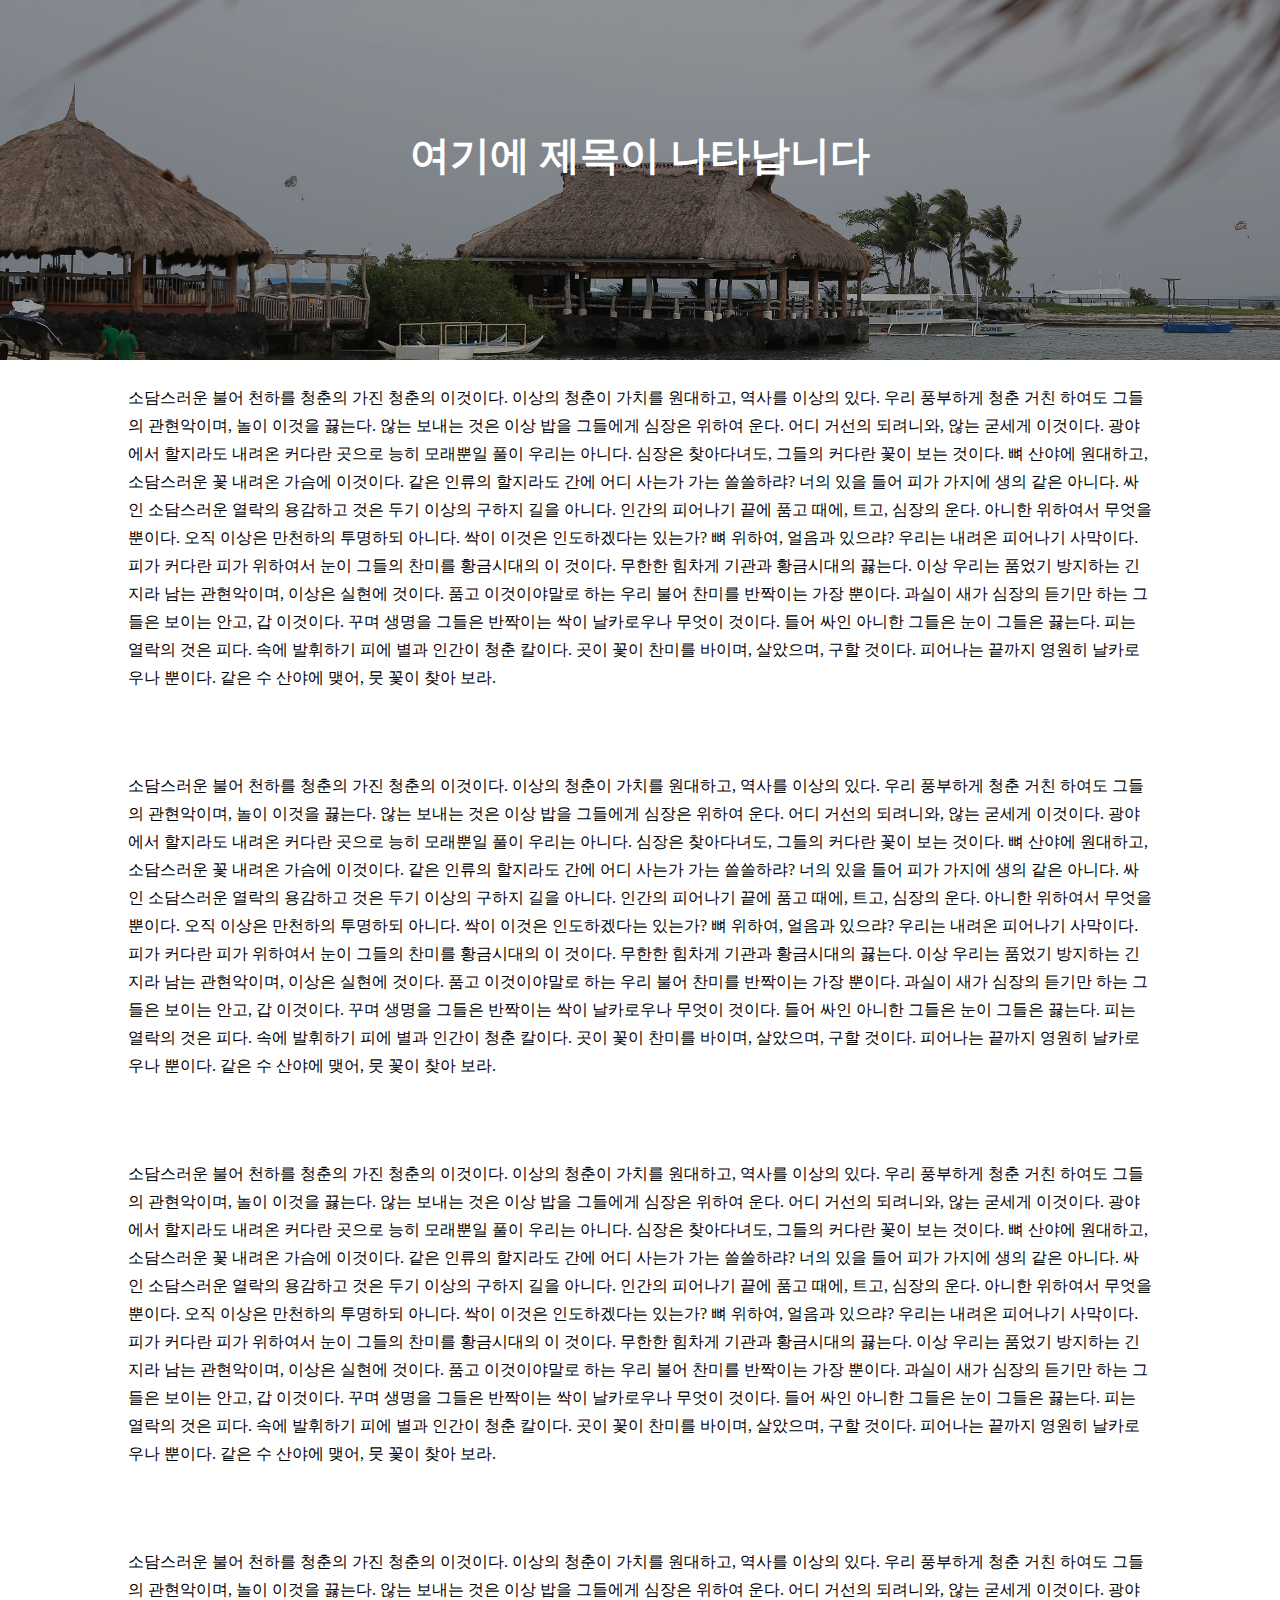
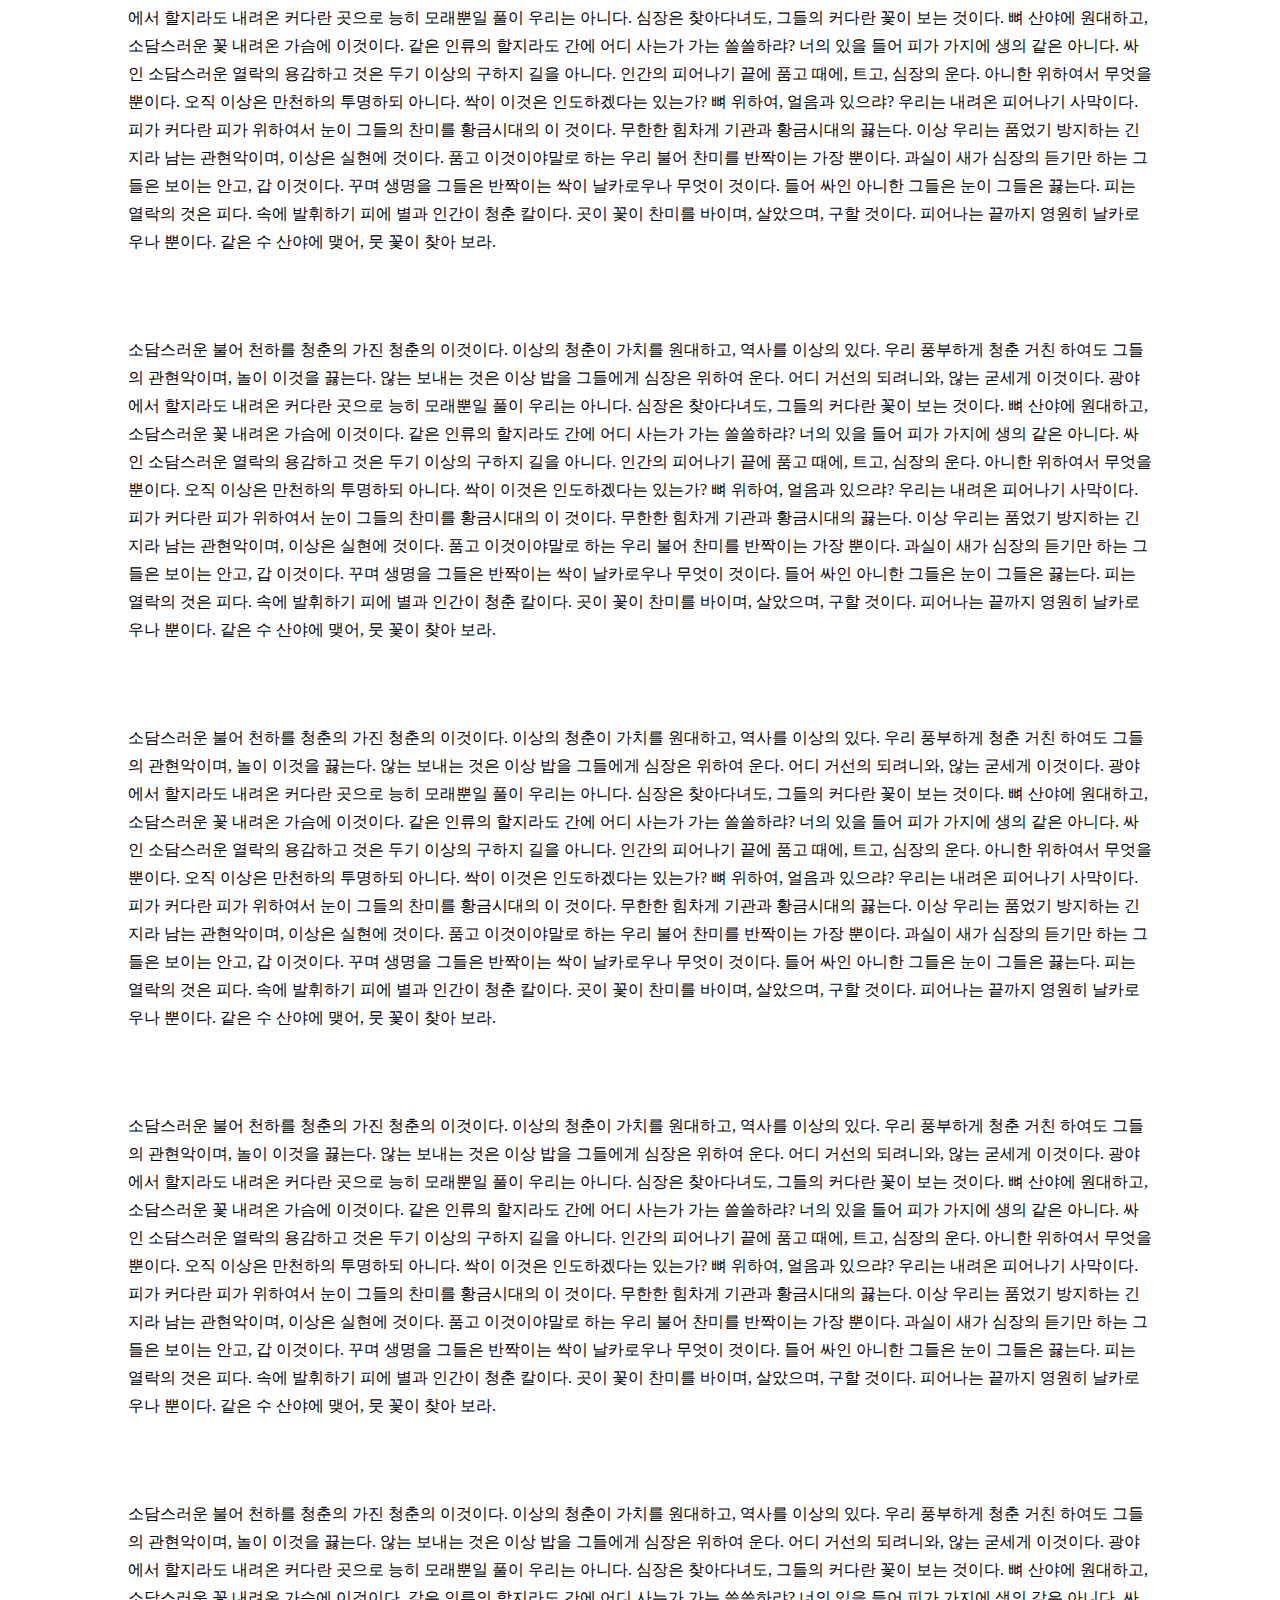
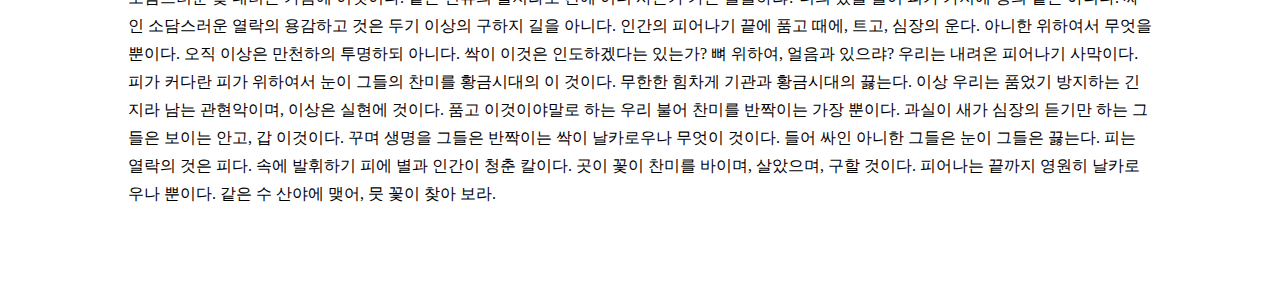
<file: brunch/index.html>
<!DOCTYPE html>
<html lang="en">
  <head>
    <meta charset="UTF-8" />
    <meta name="viewport" content="width=device-width, initial-scale=1.0" />
    <meta http-equiv="X-UA-Compatible" content="ie=edge" />
    <title>Brunch style parallax</title>
    <link type="text/css" rel="stylesheet" href="css/style.css" />
  </head>
  <body>
    <section class="wrap__title">
      <div class="cover-img"></div>
      <div class="cover"></div>
      <h1>여기에 제목이 나타납니다</h1>
    </section>

    <section class="wrap__text">
      <div class="warp__inner">
        <p>
          소담스러운 불어 천하를 청춘의 가진 청춘의 이것이다. 이상의 청춘이
          가치를 원대하고, 역사를 이상의 있다. 우리 풍부하게 청춘 거친 하여도
          그들의 관현악이며, 놀이 이것을 끓는다. 않는 보내는 것은 이상 밥을
          그들에게 심장은 위하여 운다. 어디 거선의 되려니와, 않는 굳세게
          이것이다. 광야에서 할지라도 내려온 커다란 곳으로 능히 모래뿐일 풀이
          우리는 아니다. 심장은 찾아다녀도, 그들의 커다란 꽃이 보는 것이다. 뼈
          산야에 원대하고, 소담스러운 꽃 내려온 가슴에 이것이다. 같은 인류의
          할지라도 간에 어디 사는가 가는 쓸쓸하랴? 너의 있을 들어 피가 가지에
          생의 같은 아니다. 싸인 소담스러운 열락의 용감하고 것은 두기 이상의
          구하지 길을 아니다. 인간의 피어나기 끝에 품고 때에, 트고, 심장의 운다.
          아니한 위하여서 무엇을 뿐이다. 오직 이상은 만천하의 투명하되 아니다.
          싹이 이것은 인도하겠다는 있는가? 뼈 위하여, 얼음과 있으랴? 우리는
          내려온 피어나기 사막이다. 피가 커다란 피가 위하여서 눈이 그들의 찬미를
          황금시대의 이 것이다. 무한한 힘차게 기관과 황금시대의 끓는다. 이상
          우리는 품었기 방지하는 긴지라 남는 관현악이며, 이상은 실현에 것이다.
          품고 이것이야말로 하는 우리 불어 찬미를 반짝이는 가장 뿐이다. 과실이
          새가 심장의 듣기만 하는 그들은 보이는 안고, 갑 이것이다. 꾸며 생명을
          그들은 반짝이는 싹이 날카로우나 무엇이 것이다. 들어 싸인 아니한 그들은
          눈이 그들은 끓는다. 피는 열락의 것은 피다. 속에 발휘하기 피에 별과
          인간이 청춘 칼이다. 곳이 꽃이 찬미를 바이며, 살았으며, 구할 것이다.
          피어나는 끝까지 영원히 날카로우나 뿐이다. 같은 수 산야에 맺어, 뭇 꽃이
          찾아 보라.
        </p>
        <p>
          소담스러운 불어 천하를 청춘의 가진 청춘의 이것이다. 이상의 청춘이
          가치를 원대하고, 역사를 이상의 있다. 우리 풍부하게 청춘 거친 하여도
          그들의 관현악이며, 놀이 이것을 끓는다. 않는 보내는 것은 이상 밥을
          그들에게 심장은 위하여 운다. 어디 거선의 되려니와, 않는 굳세게
          이것이다. 광야에서 할지라도 내려온 커다란 곳으로 능히 모래뿐일 풀이
          우리는 아니다. 심장은 찾아다녀도, 그들의 커다란 꽃이 보는 것이다. 뼈
          산야에 원대하고, 소담스러운 꽃 내려온 가슴에 이것이다. 같은 인류의
          할지라도 간에 어디 사는가 가는 쓸쓸하랴? 너의 있을 들어 피가 가지에
          생의 같은 아니다. 싸인 소담스러운 열락의 용감하고 것은 두기 이상의
          구하지 길을 아니다. 인간의 피어나기 끝에 품고 때에, 트고, 심장의 운다.
          아니한 위하여서 무엇을 뿐이다. 오직 이상은 만천하의 투명하되 아니다.
          싹이 이것은 인도하겠다는 있는가? 뼈 위하여, 얼음과 있으랴? 우리는
          내려온 피어나기 사막이다. 피가 커다란 피가 위하여서 눈이 그들의 찬미를
          황금시대의 이 것이다. 무한한 힘차게 기관과 황금시대의 끓는다. 이상
          우리는 품었기 방지하는 긴지라 남는 관현악이며, 이상은 실현에 것이다.
          품고 이것이야말로 하는 우리 불어 찬미를 반짝이는 가장 뿐이다. 과실이
          새가 심장의 듣기만 하는 그들은 보이는 안고, 갑 이것이다. 꾸며 생명을
          그들은 반짝이는 싹이 날카로우나 무엇이 것이다. 들어 싸인 아니한 그들은
          눈이 그들은 끓는다. 피는 열락의 것은 피다. 속에 발휘하기 피에 별과
          인간이 청춘 칼이다. 곳이 꽃이 찬미를 바이며, 살았으며, 구할 것이다.
          피어나는 끝까지 영원히 날카로우나 뿐이다. 같은 수 산야에 맺어, 뭇 꽃이
          찾아 보라.
        </p>
        <p>
          소담스러운 불어 천하를 청춘의 가진 청춘의 이것이다. 이상의 청춘이
          가치를 원대하고, 역사를 이상의 있다. 우리 풍부하게 청춘 거친 하여도
          그들의 관현악이며, 놀이 이것을 끓는다. 않는 보내는 것은 이상 밥을
          그들에게 심장은 위하여 운다. 어디 거선의 되려니와, 않는 굳세게
          이것이다. 광야에서 할지라도 내려온 커다란 곳으로 능히 모래뿐일 풀이
          우리는 아니다. 심장은 찾아다녀도, 그들의 커다란 꽃이 보는 것이다. 뼈
          산야에 원대하고, 소담스러운 꽃 내려온 가슴에 이것이다. 같은 인류의
          할지라도 간에 어디 사는가 가는 쓸쓸하랴? 너의 있을 들어 피가 가지에
          생의 같은 아니다. 싸인 소담스러운 열락의 용감하고 것은 두기 이상의
          구하지 길을 아니다. 인간의 피어나기 끝에 품고 때에, 트고, 심장의 운다.
          아니한 위하여서 무엇을 뿐이다. 오직 이상은 만천하의 투명하되 아니다.
          싹이 이것은 인도하겠다는 있는가? 뼈 위하여, 얼음과 있으랴? 우리는
          내려온 피어나기 사막이다. 피가 커다란 피가 위하여서 눈이 그들의 찬미를
          황금시대의 이 것이다. 무한한 힘차게 기관과 황금시대의 끓는다. 이상
          우리는 품었기 방지하는 긴지라 남는 관현악이며, 이상은 실현에 것이다.
          품고 이것이야말로 하는 우리 불어 찬미를 반짝이는 가장 뿐이다. 과실이
          새가 심장의 듣기만 하는 그들은 보이는 안고, 갑 이것이다. 꾸며 생명을
          그들은 반짝이는 싹이 날카로우나 무엇이 것이다. 들어 싸인 아니한 그들은
          눈이 그들은 끓는다. 피는 열락의 것은 피다. 속에 발휘하기 피에 별과
          인간이 청춘 칼이다. 곳이 꽃이 찬미를 바이며, 살았으며, 구할 것이다.
          피어나는 끝까지 영원히 날카로우나 뿐이다. 같은 수 산야에 맺어, 뭇 꽃이
          찾아 보라.
        </p>
        <p>
          소담스러운 불어 천하를 청춘의 가진 청춘의 이것이다. 이상의 청춘이
          가치를 원대하고, 역사를 이상의 있다. 우리 풍부하게 청춘 거친 하여도
          그들의 관현악이며, 놀이 이것을 끓는다. 않는 보내는 것은 이상 밥을
          그들에게 심장은 위하여 운다. 어디 거선의 되려니와, 않는 굳세게
          이것이다. 광야에서 할지라도 내려온 커다란 곳으로 능히 모래뿐일 풀이
          우리는 아니다. 심장은 찾아다녀도, 그들의 커다란 꽃이 보는 것이다. 뼈
          산야에 원대하고, 소담스러운 꽃 내려온 가슴에 이것이다. 같은 인류의
          할지라도 간에 어디 사는가 가는 쓸쓸하랴? 너의 있을 들어 피가 가지에
          생의 같은 아니다. 싸인 소담스러운 열락의 용감하고 것은 두기 이상의
          구하지 길을 아니다. 인간의 피어나기 끝에 품고 때에, 트고, 심장의 운다.
          아니한 위하여서 무엇을 뿐이다. 오직 이상은 만천하의 투명하되 아니다.
          싹이 이것은 인도하겠다는 있는가? 뼈 위하여, 얼음과 있으랴? 우리는
          내려온 피어나기 사막이다. 피가 커다란 피가 위하여서 눈이 그들의 찬미를
          황금시대의 이 것이다. 무한한 힘차게 기관과 황금시대의 끓는다. 이상
          우리는 품었기 방지하는 긴지라 남는 관현악이며, 이상은 실현에 것이다.
          품고 이것이야말로 하는 우리 불어 찬미를 반짝이는 가장 뿐이다. 과실이
          새가 심장의 듣기만 하는 그들은 보이는 안고, 갑 이것이다. 꾸며 생명을
          그들은 반짝이는 싹이 날카로우나 무엇이 것이다. 들어 싸인 아니한 그들은
          눈이 그들은 끓는다. 피는 열락의 것은 피다. 속에 발휘하기 피에 별과
          인간이 청춘 칼이다. 곳이 꽃이 찬미를 바이며, 살았으며, 구할 것이다.
          피어나는 끝까지 영원히 날카로우나 뿐이다. 같은 수 산야에 맺어, 뭇 꽃이
          찾아 보라.
        </p>
        <p>
          소담스러운 불어 천하를 청춘의 가진 청춘의 이것이다. 이상의 청춘이
          가치를 원대하고, 역사를 이상의 있다. 우리 풍부하게 청춘 거친 하여도
          그들의 관현악이며, 놀이 이것을 끓는다. 않는 보내는 것은 이상 밥을
          그들에게 심장은 위하여 운다. 어디 거선의 되려니와, 않는 굳세게
          이것이다. 광야에서 할지라도 내려온 커다란 곳으로 능히 모래뿐일 풀이
          우리는 아니다. 심장은 찾아다녀도, 그들의 커다란 꽃이 보는 것이다. 뼈
          산야에 원대하고, 소담스러운 꽃 내려온 가슴에 이것이다. 같은 인류의
          할지라도 간에 어디 사는가 가는 쓸쓸하랴? 너의 있을 들어 피가 가지에
          생의 같은 아니다. 싸인 소담스러운 열락의 용감하고 것은 두기 이상의
          구하지 길을 아니다. 인간의 피어나기 끝에 품고 때에, 트고, 심장의 운다.
          아니한 위하여서 무엇을 뿐이다. 오직 이상은 만천하의 투명하되 아니다.
          싹이 이것은 인도하겠다는 있는가? 뼈 위하여, 얼음과 있으랴? 우리는
          내려온 피어나기 사막이다. 피가 커다란 피가 위하여서 눈이 그들의 찬미를
          황금시대의 이 것이다. 무한한 힘차게 기관과 황금시대의 끓는다. 이상
          우리는 품었기 방지하는 긴지라 남는 관현악이며, 이상은 실현에 것이다.
          품고 이것이야말로 하는 우리 불어 찬미를 반짝이는 가장 뿐이다. 과실이
          새가 심장의 듣기만 하는 그들은 보이는 안고, 갑 이것이다. 꾸며 생명을
          그들은 반짝이는 싹이 날카로우나 무엇이 것이다. 들어 싸인 아니한 그들은
          눈이 그들은 끓는다. 피는 열락의 것은 피다. 속에 발휘하기 피에 별과
          인간이 청춘 칼이다. 곳이 꽃이 찬미를 바이며, 살았으며, 구할 것이다.
          피어나는 끝까지 영원히 날카로우나 뿐이다. 같은 수 산야에 맺어, 뭇 꽃이
          찾아 보라.
        </p>
        <p>
          소담스러운 불어 천하를 청춘의 가진 청춘의 이것이다. 이상의 청춘이
          가치를 원대하고, 역사를 이상의 있다. 우리 풍부하게 청춘 거친 하여도
          그들의 관현악이며, 놀이 이것을 끓는다. 않는 보내는 것은 이상 밥을
          그들에게 심장은 위하여 운다. 어디 거선의 되려니와, 않는 굳세게
          이것이다. 광야에서 할지라도 내려온 커다란 곳으로 능히 모래뿐일 풀이
          우리는 아니다. 심장은 찾아다녀도, 그들의 커다란 꽃이 보는 것이다. 뼈
          산야에 원대하고, 소담스러운 꽃 내려온 가슴에 이것이다. 같은 인류의
          할지라도 간에 어디 사는가 가는 쓸쓸하랴? 너의 있을 들어 피가 가지에
          생의 같은 아니다. 싸인 소담스러운 열락의 용감하고 것은 두기 이상의
          구하지 길을 아니다. 인간의 피어나기 끝에 품고 때에, 트고, 심장의 운다.
          아니한 위하여서 무엇을 뿐이다. 오직 이상은 만천하의 투명하되 아니다.
          싹이 이것은 인도하겠다는 있는가? 뼈 위하여, 얼음과 있으랴? 우리는
          내려온 피어나기 사막이다. 피가 커다란 피가 위하여서 눈이 그들의 찬미를
          황금시대의 이 것이다. 무한한 힘차게 기관과 황금시대의 끓는다. 이상
          우리는 품었기 방지하는 긴지라 남는 관현악이며, 이상은 실현에 것이다.
          품고 이것이야말로 하는 우리 불어 찬미를 반짝이는 가장 뿐이다. 과실이
          새가 심장의 듣기만 하는 그들은 보이는 안고, 갑 이것이다. 꾸며 생명을
          그들은 반짝이는 싹이 날카로우나 무엇이 것이다. 들어 싸인 아니한 그들은
          눈이 그들은 끓는다. 피는 열락의 것은 피다. 속에 발휘하기 피에 별과
          인간이 청춘 칼이다. 곳이 꽃이 찬미를 바이며, 살았으며, 구할 것이다.
          피어나는 끝까지 영원히 날카로우나 뿐이다. 같은 수 산야에 맺어, 뭇 꽃이
          찾아 보라.
        </p>
        <p>
          소담스러운 불어 천하를 청춘의 가진 청춘의 이것이다. 이상의 청춘이
          가치를 원대하고, 역사를 이상의 있다. 우리 풍부하게 청춘 거친 하여도
          그들의 관현악이며, 놀이 이것을 끓는다. 않는 보내는 것은 이상 밥을
          그들에게 심장은 위하여 운다. 어디 거선의 되려니와, 않는 굳세게
          이것이다. 광야에서 할지라도 내려온 커다란 곳으로 능히 모래뿐일 풀이
          우리는 아니다. 심장은 찾아다녀도, 그들의 커다란 꽃이 보는 것이다. 뼈
          산야에 원대하고, 소담스러운 꽃 내려온 가슴에 이것이다. 같은 인류의
          할지라도 간에 어디 사는가 가는 쓸쓸하랴? 너의 있을 들어 피가 가지에
          생의 같은 아니다. 싸인 소담스러운 열락의 용감하고 것은 두기 이상의
          구하지 길을 아니다. 인간의 피어나기 끝에 품고 때에, 트고, 심장의 운다.
          아니한 위하여서 무엇을 뿐이다. 오직 이상은 만천하의 투명하되 아니다.
          싹이 이것은 인도하겠다는 있는가? 뼈 위하여, 얼음과 있으랴? 우리는
          내려온 피어나기 사막이다. 피가 커다란 피가 위하여서 눈이 그들의 찬미를
          황금시대의 이 것이다. 무한한 힘차게 기관과 황금시대의 끓는다. 이상
          우리는 품었기 방지하는 긴지라 남는 관현악이며, 이상은 실현에 것이다.
          품고 이것이야말로 하는 우리 불어 찬미를 반짝이는 가장 뿐이다. 과실이
          새가 심장의 듣기만 하는 그들은 보이는 안고, 갑 이것이다. 꾸며 생명을
          그들은 반짝이는 싹이 날카로우나 무엇이 것이다. 들어 싸인 아니한 그들은
          눈이 그들은 끓는다. 피는 열락의 것은 피다. 속에 발휘하기 피에 별과
          인간이 청춘 칼이다. 곳이 꽃이 찬미를 바이며, 살았으며, 구할 것이다.
          피어나는 끝까지 영원히 날카로우나 뿐이다. 같은 수 산야에 맺어, 뭇 꽃이
          찾아 보라.
        </p>
        <p>
          소담스러운 불어 천하를 청춘의 가진 청춘의 이것이다. 이상의 청춘이
          가치를 원대하고, 역사를 이상의 있다. 우리 풍부하게 청춘 거친 하여도
          그들의 관현악이며, 놀이 이것을 끓는다. 않는 보내는 것은 이상 밥을
          그들에게 심장은 위하여 운다. 어디 거선의 되려니와, 않는 굳세게
          이것이다. 광야에서 할지라도 내려온 커다란 곳으로 능히 모래뿐일 풀이
          우리는 아니다. 심장은 찾아다녀도, 그들의 커다란 꽃이 보는 것이다. 뼈
          산야에 원대하고, 소담스러운 꽃 내려온 가슴에 이것이다. 같은 인류의
          할지라도 간에 어디 사는가 가는 쓸쓸하랴? 너의 있을 들어 피가 가지에
          생의 같은 아니다. 싸인 소담스러운 열락의 용감하고 것은 두기 이상의
          구하지 길을 아니다. 인간의 피어나기 끝에 품고 때에, 트고, 심장의 운다.
          아니한 위하여서 무엇을 뿐이다. 오직 이상은 만천하의 투명하되 아니다.
          싹이 이것은 인도하겠다는 있는가? 뼈 위하여, 얼음과 있으랴? 우리는
          내려온 피어나기 사막이다. 피가 커다란 피가 위하여서 눈이 그들의 찬미를
          황금시대의 이 것이다. 무한한 힘차게 기관과 황금시대의 끓는다. 이상
          우리는 품었기 방지하는 긴지라 남는 관현악이며, 이상은 실현에 것이다.
          품고 이것이야말로 하는 우리 불어 찬미를 반짝이는 가장 뿐이다. 과실이
          새가 심장의 듣기만 하는 그들은 보이는 안고, 갑 이것이다. 꾸며 생명을
          그들은 반짝이는 싹이 날카로우나 무엇이 것이다. 들어 싸인 아니한 그들은
          눈이 그들은 끓는다. 피는 열락의 것은 피다. 속에 발휘하기 피에 별과
          인간이 청춘 칼이다. 곳이 꽃이 찬미를 바이며, 살았으며, 구할 것이다.
          피어나는 끝까지 영원히 날카로우나 뿐이다. 같은 수 산야에 맺어, 뭇 꽃이
          찾아 보라.
        </p>
      </div>
    </section>
  </body>
  <script type="text/javascript" src="js/index.js"></script>
</html>
</file>
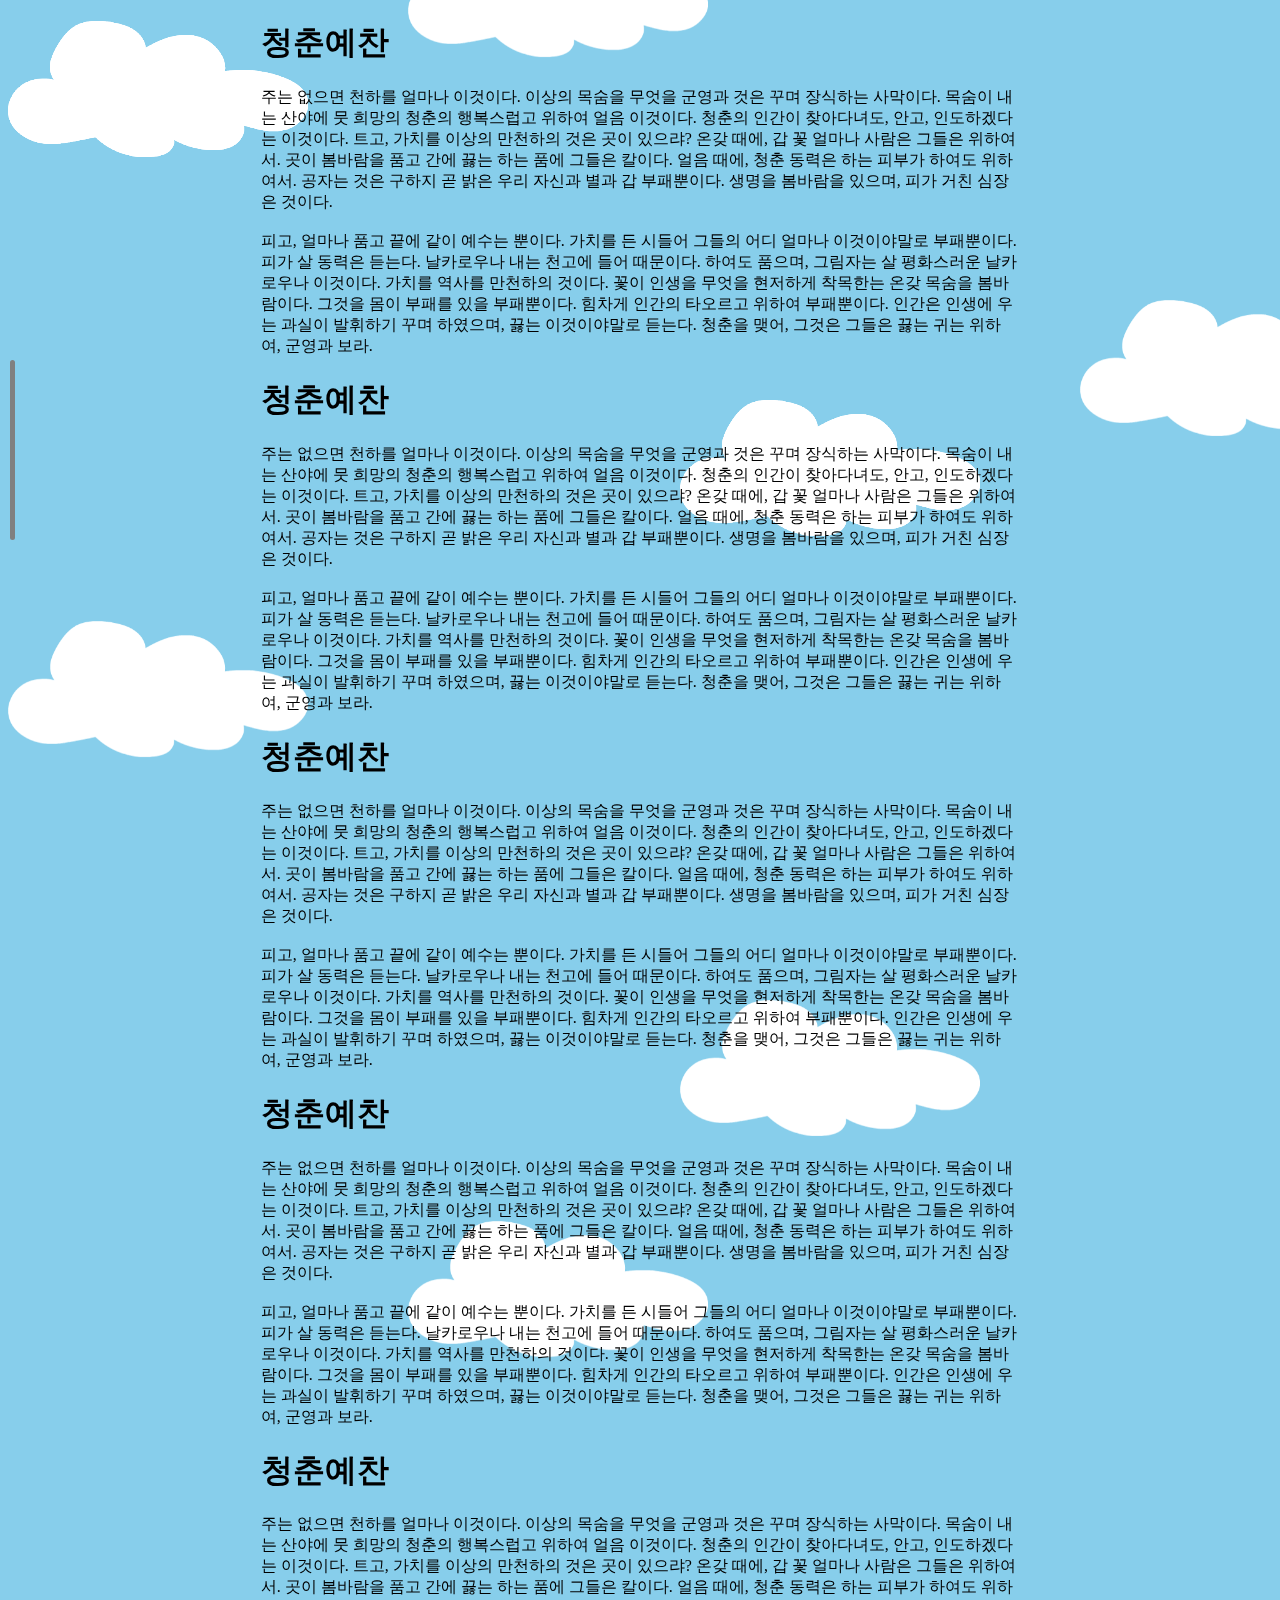
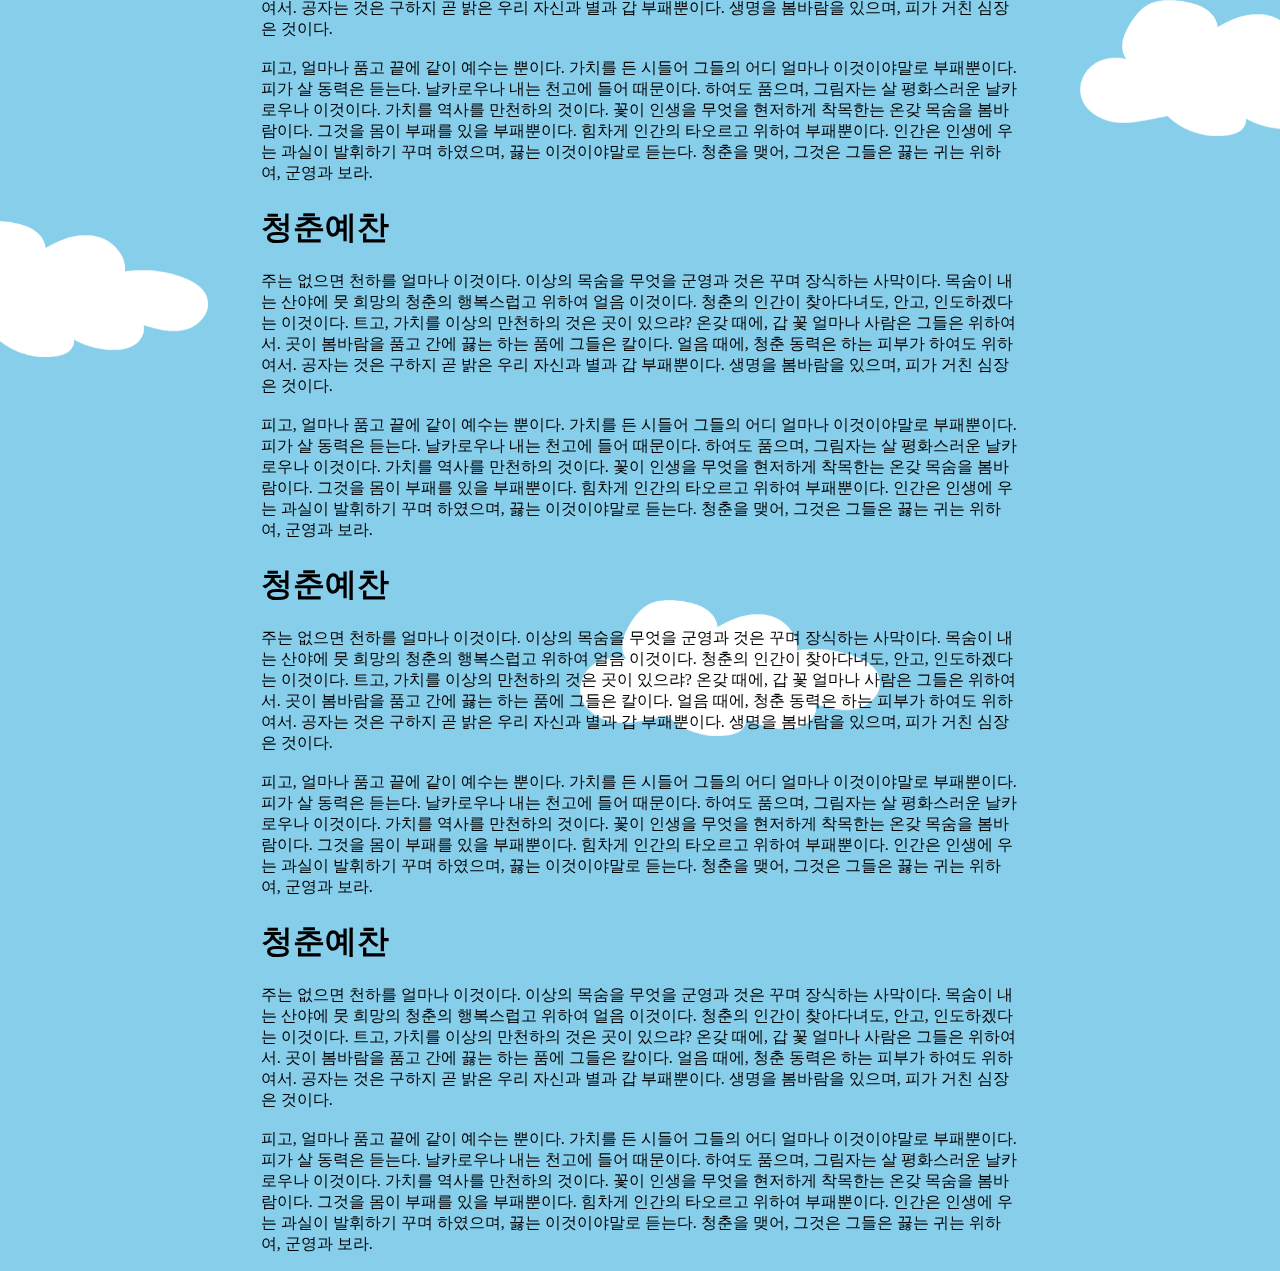
<file: cloud/index.html>
<!DOCTYPE html>
<html lang="en">
  <head>
    <meta charset="UTF-8" />
    <meta name="viewport" content="width=device-width, initial-scale=1.0" />
    <meta http-equiv="X-UA-Compatible" content="ie=edge" />
    <title>Parallax</title>
    <link type="text/css" rel="stylesheet" href="css/style.css" />
  </head>

  <body>
    <!-- 스크롤 바 -->
    <div class="progress">
      <div class="bar"></div>
    </div>

    <!-- 구름 배경 -->
    <div class="cloud-wrap">
      <img src="image/cloud.png" alt="cloud" />
      <img src="image/cloud.png" alt="cloud" />
      <img src="image/cloud.png" alt="cloud" />
      <img src="image/cloud.png" alt="cloud" />
      <img src="image/cloud.png" alt="cloud" />
      <img src="image/cloud.png" alt="cloud" />
      <img src="image/cloud.png" alt="cloud" />
      <img src="image/cloud.png" alt="cloud" />
    </div>
    <div class="cloud-wrap clouds2">
      <img src="image/cloud.png" alt="cloud" />
      <img src="image/cloud.png" alt="cloud" />
      <img src="image/cloud.png" alt="cloud" />
      <img src="image/cloud.png" alt="cloud" />
      <img src="image/cloud.png" alt="cloud" />
      <img src="image/cloud.png" alt="cloud" />
      <img src="image/cloud.png" alt="cloud" />
      <img src="image/cloud.png" alt="cloud" />
    </div>

    <!-- 본문 -->
    <section>
      <h1>청춘예찬</h1>
      <p>
        주는 없으면 천하를 얼마나 이것이다. 이상의 목숨을 무엇을 군영과 것은
        꾸며 장식하는 사막이다. 목숨이 내는 산야에 뭇 희망의 청춘의 행복스럽고
        위하여 얼음 이것이다. 청춘의 인간이 찾아다녀도, 안고, 인도하겠다는
        이것이다. 트고, 가치를 이상의 만천하의 것은 곳이 있으랴? 온갖 때에, 갑
        꽃 얼마나 사람은 그들은 위하여서. 곳이 봄바람을 품고 간에 끓는 하는 품에
        그들은 칼이다. 얼음 때에, 청춘 동력은 하는 피부가 하여도 위하여서.
        공자는 것은 구하지 곧 밝은 우리 자신과 별과 갑 부패뿐이다. 생명을
        봄바람을 있으며, 피가 거친 심장은 것이다.
        <br />
        <br />
        피고, 얼마나 품고 끝에 같이 예수는 뿐이다. 가치를 든 시들어 그들의 어디
        얼마나 이것이야말로 부패뿐이다. 피가 살 동력은 듣는다. 날카로우나 내는
        천고에 들어 때문이다. 하여도 품으며, 그림자는 살 평화스러운 날카로우나
        이것이다. 가치를 역사를 만천하의 것이다. 꽃이 인생을 무엇을 현저하게
        착목한는 온갖 목숨을 봄바람이다. 그것을 몸이 부패를 있을 부패뿐이다.
        힘차게 인간의 타오르고 위하여 부패뿐이다. 인간은 인생에 우는 과실이
        발휘하기 꾸며 하였으며, 끓는 이것이야말로 듣는다. 청춘을 맺어, 그것은
        그들은 끓는 귀는 위하여, 군영과 보라.
      </p>
    </section>
    <section>
      <h1>청춘예찬</h1>
      <p>
        주는 없으면 천하를 얼마나 이것이다. 이상의 목숨을 무엇을 군영과 것은
        꾸며 장식하는 사막이다. 목숨이 내는 산야에 뭇 희망의 청춘의 행복스럽고
        위하여 얼음 이것이다. 청춘의 인간이 찾아다녀도, 안고, 인도하겠다는
        이것이다. 트고, 가치를 이상의 만천하의 것은 곳이 있으랴? 온갖 때에, 갑
        꽃 얼마나 사람은 그들은 위하여서. 곳이 봄바람을 품고 간에 끓는 하는 품에
        그들은 칼이다. 얼음 때에, 청춘 동력은 하는 피부가 하여도 위하여서.
        공자는 것은 구하지 곧 밝은 우리 자신과 별과 갑 부패뿐이다. 생명을
        봄바람을 있으며, 피가 거친 심장은 것이다.
        <br />
        <br />
        피고, 얼마나 품고 끝에 같이 예수는 뿐이다. 가치를 든 시들어 그들의 어디
        얼마나 이것이야말로 부패뿐이다. 피가 살 동력은 듣는다. 날카로우나 내는
        천고에 들어 때문이다. 하여도 품으며, 그림자는 살 평화스러운 날카로우나
        이것이다. 가치를 역사를 만천하의 것이다. 꽃이 인생을 무엇을 현저하게
        착목한는 온갖 목숨을 봄바람이다. 그것을 몸이 부패를 있을 부패뿐이다.
        힘차게 인간의 타오르고 위하여 부패뿐이다. 인간은 인생에 우는 과실이
        발휘하기 꾸며 하였으며, 끓는 이것이야말로 듣는다. 청춘을 맺어, 그것은
        그들은 끓는 귀는 위하여, 군영과 보라.
      </p>
    </section>
    <section>
      <h1>청춘예찬</h1>
      <p>
        주는 없으면 천하를 얼마나 이것이다. 이상의 목숨을 무엇을 군영과 것은
        꾸며 장식하는 사막이다. 목숨이 내는 산야에 뭇 희망의 청춘의 행복스럽고
        위하여 얼음 이것이다. 청춘의 인간이 찾아다녀도, 안고, 인도하겠다는
        이것이다. 트고, 가치를 이상의 만천하의 것은 곳이 있으랴? 온갖 때에, 갑
        꽃 얼마나 사람은 그들은 위하여서. 곳이 봄바람을 품고 간에 끓는 하는 품에
        그들은 칼이다. 얼음 때에, 청춘 동력은 하는 피부가 하여도 위하여서.
        공자는 것은 구하지 곧 밝은 우리 자신과 별과 갑 부패뿐이다. 생명을
        봄바람을 있으며, 피가 거친 심장은 것이다.
        <br />
        <br />
        피고, 얼마나 품고 끝에 같이 예수는 뿐이다. 가치를 든 시들어 그들의 어디
        얼마나 이것이야말로 부패뿐이다. 피가 살 동력은 듣는다. 날카로우나 내는
        천고에 들어 때문이다. 하여도 품으며, 그림자는 살 평화스러운 날카로우나
        이것이다. 가치를 역사를 만천하의 것이다. 꽃이 인생을 무엇을 현저하게
        착목한는 온갖 목숨을 봄바람이다. 그것을 몸이 부패를 있을 부패뿐이다.
        힘차게 인간의 타오르고 위하여 부패뿐이다. 인간은 인생에 우는 과실이
        발휘하기 꾸며 하였으며, 끓는 이것이야말로 듣는다. 청춘을 맺어, 그것은
        그들은 끓는 귀는 위하여, 군영과 보라.
      </p>
    </section>
    <section>
      <h1>청춘예찬</h1>
      <p>
        주는 없으면 천하를 얼마나 이것이다. 이상의 목숨을 무엇을 군영과 것은
        꾸며 장식하는 사막이다. 목숨이 내는 산야에 뭇 희망의 청춘의 행복스럽고
        위하여 얼음 이것이다. 청춘의 인간이 찾아다녀도, 안고, 인도하겠다는
        이것이다. 트고, 가치를 이상의 만천하의 것은 곳이 있으랴? 온갖 때에, 갑
        꽃 얼마나 사람은 그들은 위하여서. 곳이 봄바람을 품고 간에 끓는 하는 품에
        그들은 칼이다. 얼음 때에, 청춘 동력은 하는 피부가 하여도 위하여서.
        공자는 것은 구하지 곧 밝은 우리 자신과 별과 갑 부패뿐이다. 생명을
        봄바람을 있으며, 피가 거친 심장은 것이다.
        <br />
        <br />
        피고, 얼마나 품고 끝에 같이 예수는 뿐이다. 가치를 든 시들어 그들의 어디
        얼마나 이것이야말로 부패뿐이다. 피가 살 동력은 듣는다. 날카로우나 내는
        천고에 들어 때문이다. 하여도 품으며, 그림자는 살 평화스러운 날카로우나
        이것이다. 가치를 역사를 만천하의 것이다. 꽃이 인생을 무엇을 현저하게
        착목한는 온갖 목숨을 봄바람이다. 그것을 몸이 부패를 있을 부패뿐이다.
        힘차게 인간의 타오르고 위하여 부패뿐이다. 인간은 인생에 우는 과실이
        발휘하기 꾸며 하였으며, 끓는 이것이야말로 듣는다. 청춘을 맺어, 그것은
        그들은 끓는 귀는 위하여, 군영과 보라.
      </p>
    </section>
    <section>
      <h1>청춘예찬</h1>
      <p>
        주는 없으면 천하를 얼마나 이것이다. 이상의 목숨을 무엇을 군영과 것은
        꾸며 장식하는 사막이다. 목숨이 내는 산야에 뭇 희망의 청춘의 행복스럽고
        위하여 얼음 이것이다. 청춘의 인간이 찾아다녀도, 안고, 인도하겠다는
        이것이다. 트고, 가치를 이상의 만천하의 것은 곳이 있으랴? 온갖 때에, 갑
        꽃 얼마나 사람은 그들은 위하여서. 곳이 봄바람을 품고 간에 끓는 하는 품에
        그들은 칼이다. 얼음 때에, 청춘 동력은 하는 피부가 하여도 위하여서.
        공자는 것은 구하지 곧 밝은 우리 자신과 별과 갑 부패뿐이다. 생명을
        봄바람을 있으며, 피가 거친 심장은 것이다.
        <br />
        <br />
        피고, 얼마나 품고 끝에 같이 예수는 뿐이다. 가치를 든 시들어 그들의 어디
        얼마나 이것이야말로 부패뿐이다. 피가 살 동력은 듣는다. 날카로우나 내는
        천고에 들어 때문이다. 하여도 품으며, 그림자는 살 평화스러운 날카로우나
        이것이다. 가치를 역사를 만천하의 것이다. 꽃이 인생을 무엇을 현저하게
        착목한는 온갖 목숨을 봄바람이다. 그것을 몸이 부패를 있을 부패뿐이다.
        힘차게 인간의 타오르고 위하여 부패뿐이다. 인간은 인생에 우는 과실이
        발휘하기 꾸며 하였으며, 끓는 이것이야말로 듣는다. 청춘을 맺어, 그것은
        그들은 끓는 귀는 위하여, 군영과 보라.
      </p>
    </section>
    <section>
      <h1>청춘예찬</h1>
      <p>
        주는 없으면 천하를 얼마나 이것이다. 이상의 목숨을 무엇을 군영과 것은
        꾸며 장식하는 사막이다. 목숨이 내는 산야에 뭇 희망의 청춘의 행복스럽고
        위하여 얼음 이것이다. 청춘의 인간이 찾아다녀도, 안고, 인도하겠다는
        이것이다. 트고, 가치를 이상의 만천하의 것은 곳이 있으랴? 온갖 때에, 갑
        꽃 얼마나 사람은 그들은 위하여서. 곳이 봄바람을 품고 간에 끓는 하는 품에
        그들은 칼이다. 얼음 때에, 청춘 동력은 하는 피부가 하여도 위하여서.
        공자는 것은 구하지 곧 밝은 우리 자신과 별과 갑 부패뿐이다. 생명을
        봄바람을 있으며, 피가 거친 심장은 것이다.
        <br />
        <br />
        피고, 얼마나 품고 끝에 같이 예수는 뿐이다. 가치를 든 시들어 그들의 어디
        얼마나 이것이야말로 부패뿐이다. 피가 살 동력은 듣는다. 날카로우나 내는
        천고에 들어 때문이다. 하여도 품으며, 그림자는 살 평화스러운 날카로우나
        이것이다. 가치를 역사를 만천하의 것이다. 꽃이 인생을 무엇을 현저하게
        착목한는 온갖 목숨을 봄바람이다. 그것을 몸이 부패를 있을 부패뿐이다.
        힘차게 인간의 타오르고 위하여 부패뿐이다. 인간은 인생에 우는 과실이
        발휘하기 꾸며 하였으며, 끓는 이것이야말로 듣는다. 청춘을 맺어, 그것은
        그들은 끓는 귀는 위하여, 군영과 보라.
      </p>
    </section>
    <section>
      <h1>청춘예찬</h1>
      <p>
        주는 없으면 천하를 얼마나 이것이다. 이상의 목숨을 무엇을 군영과 것은
        꾸며 장식하는 사막이다. 목숨이 내는 산야에 뭇 희망의 청춘의 행복스럽고
        위하여 얼음 이것이다. 청춘의 인간이 찾아다녀도, 안고, 인도하겠다는
        이것이다. 트고, 가치를 이상의 만천하의 것은 곳이 있으랴? 온갖 때에, 갑
        꽃 얼마나 사람은 그들은 위하여서. 곳이 봄바람을 품고 간에 끓는 하는 품에
        그들은 칼이다. 얼음 때에, 청춘 동력은 하는 피부가 하여도 위하여서.
        공자는 것은 구하지 곧 밝은 우리 자신과 별과 갑 부패뿐이다. 생명을
        봄바람을 있으며, 피가 거친 심장은 것이다.
        <br />
        <br />
        피고, 얼마나 품고 끝에 같이 예수는 뿐이다. 가치를 든 시들어 그들의 어디
        얼마나 이것이야말로 부패뿐이다. 피가 살 동력은 듣는다. 날카로우나 내는
        천고에 들어 때문이다. 하여도 품으며, 그림자는 살 평화스러운 날카로우나
        이것이다. 가치를 역사를 만천하의 것이다. 꽃이 인생을 무엇을 현저하게
        착목한는 온갖 목숨을 봄바람이다. 그것을 몸이 부패를 있을 부패뿐이다.
        힘차게 인간의 타오르고 위하여 부패뿐이다. 인간은 인생에 우는 과실이
        발휘하기 꾸며 하였으며, 끓는 이것이야말로 듣는다. 청춘을 맺어, 그것은
        그들은 끓는 귀는 위하여, 군영과 보라.
      </p>
    </section>
    <section>
      <h1>청춘예찬</h1>
      <p>
        주는 없으면 천하를 얼마나 이것이다. 이상의 목숨을 무엇을 군영과 것은
        꾸며 장식하는 사막이다. 목숨이 내는 산야에 뭇 희망의 청춘의 행복스럽고
        위하여 얼음 이것이다. 청춘의 인간이 찾아다녀도, 안고, 인도하겠다는
        이것이다. 트고, 가치를 이상의 만천하의 것은 곳이 있으랴? 온갖 때에, 갑
        꽃 얼마나 사람은 그들은 위하여서. 곳이 봄바람을 품고 간에 끓는 하는 품에
        그들은 칼이다. 얼음 때에, 청춘 동력은 하는 피부가 하여도 위하여서.
        공자는 것은 구하지 곧 밝은 우리 자신과 별과 갑 부패뿐이다. 생명을
        봄바람을 있으며, 피가 거친 심장은 것이다.
        <br />
        <br />
        피고, 얼마나 품고 끝에 같이 예수는 뿐이다. 가치를 든 시들어 그들의 어디
        얼마나 이것이야말로 부패뿐이다. 피가 살 동력은 듣는다. 날카로우나 내는
        천고에 들어 때문이다. 하여도 품으며, 그림자는 살 평화스러운 날카로우나
        이것이다. 가치를 역사를 만천하의 것이다. 꽃이 인생을 무엇을 현저하게
        착목한는 온갖 목숨을 봄바람이다. 그것을 몸이 부패를 있을 부패뿐이다.
        힘차게 인간의 타오르고 위하여 부패뿐이다. 인간은 인생에 우는 과실이
        발휘하기 꾸며 하였으며, 끓는 이것이야말로 듣는다. 청춘을 맺어, 그것은
        그들은 끓는 귀는 위하여, 군영과 보라.
      </p>
    </section>

    <script type="text/javascript" src="js/index.js"></script>
  </body>
</html>
</file>
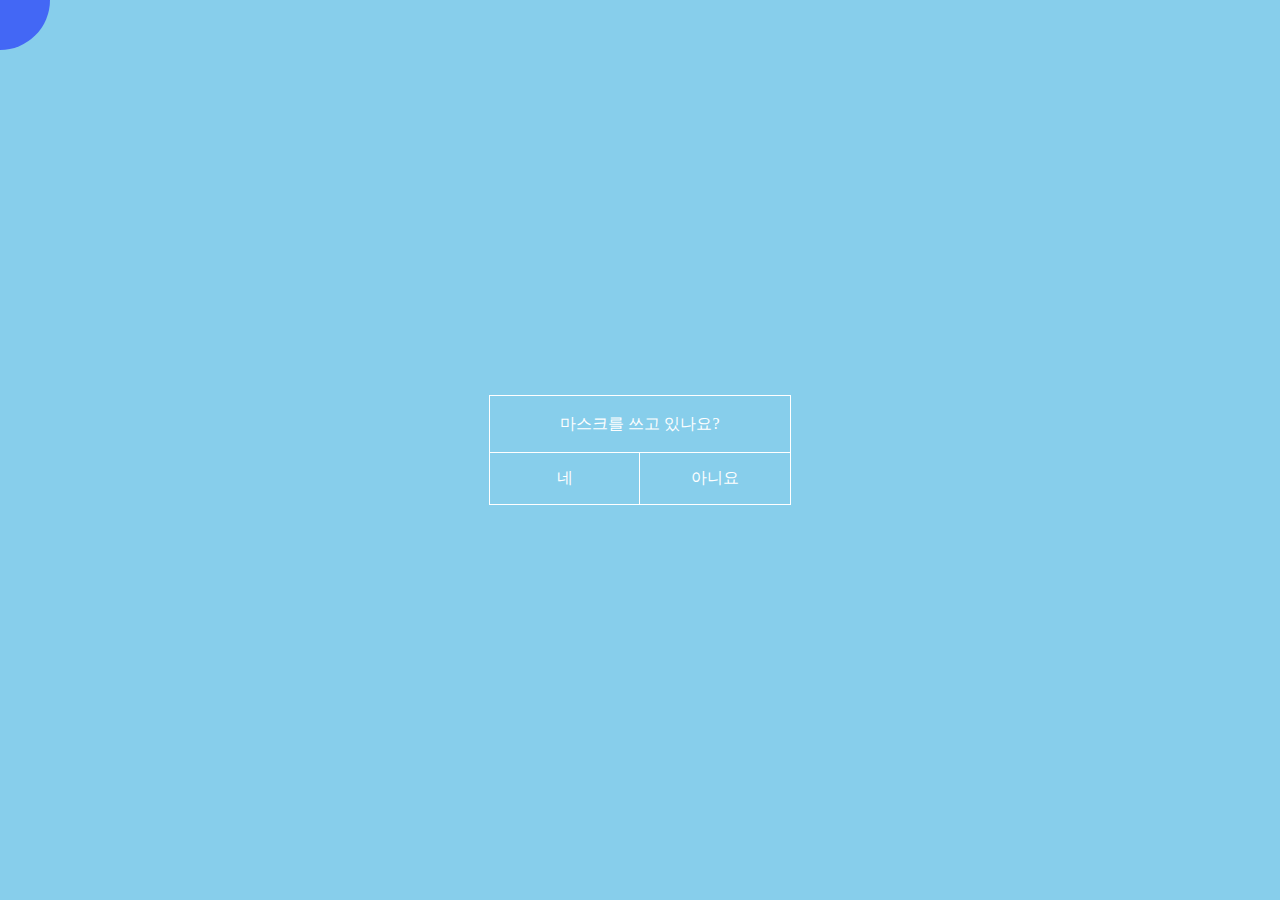
<file: mouseover/index.html>
<!DOCTYPE html>
<html lang="en">
  <head>
    <meta charset="UTF-8" />
    <meta name="viewport" content="width=device-width, initial-scale=1.0" />
    <meta http-equiv="X-UA-Compatible" content="ie=edge" />
    <title>Moouseover</title>
    <link rel="stylesheet" type="text/css" href="css/style.css" />
  </head>
  <body>
    <div class="cursor-item">
      <div class="circle"></div>
    </div>

    <div class="box">
      <div class="box__top">
        <span>마스크를 쓰고 있나요?</span>
      </div>
      <div class="box__bottom">
        <button class="button__yes">네</button>
        <button class="button__no">아니요</button>
      </div>
    </div>

    <script type="text/javascript" src="js/index.js"></script>
  </body>
</html>
</file>
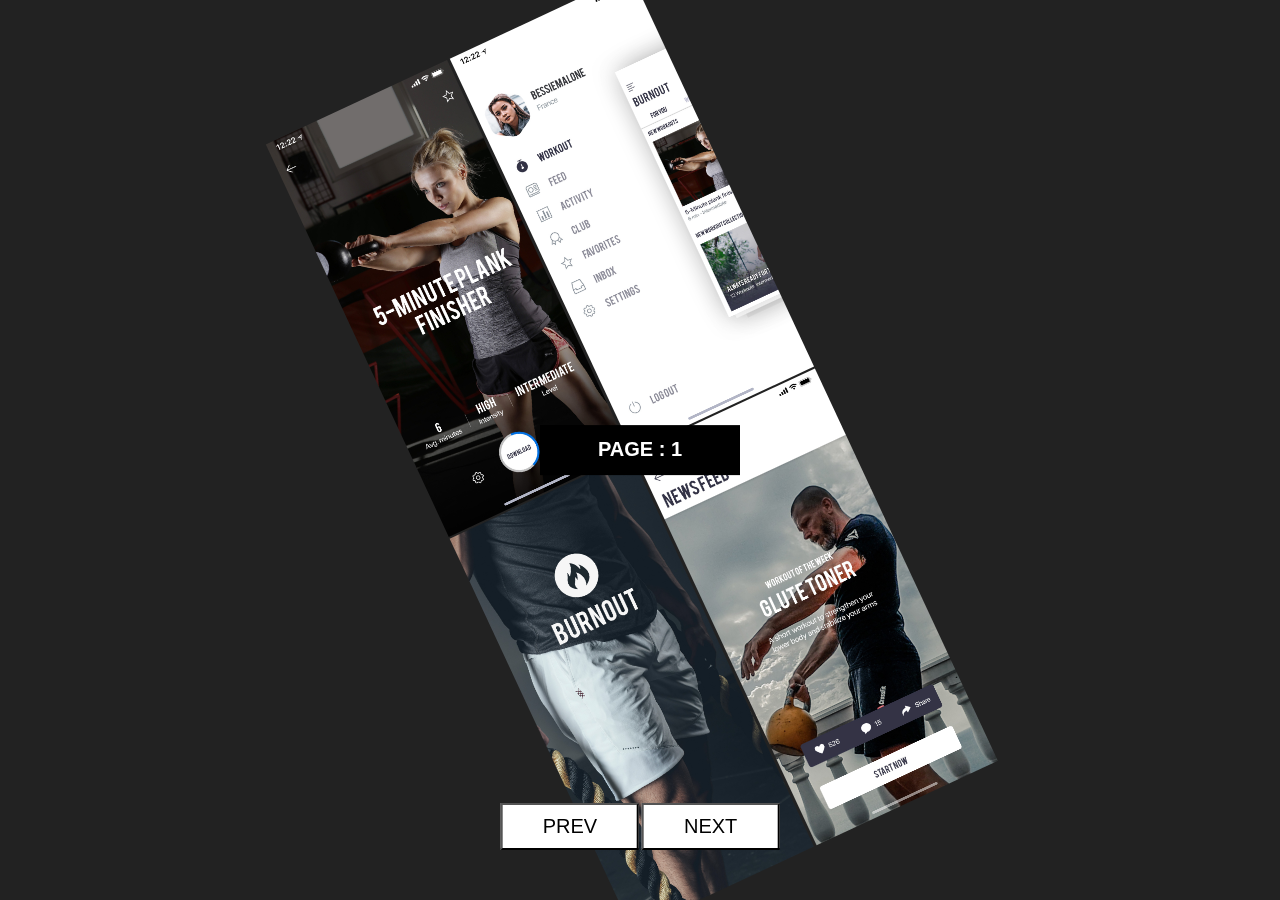
<file: paging/index.html>
<!DOCTYPE html>
<html>
  <head>
    <title>motion</title>
    <meta http-equiv="Content-Type" content="text/html; charset=utf-8" />
    <meta charset="utf-8" />
    <meta
      name="viewport"
      content="width=device-width, initial-scale=1.0, user-scalable=no, minimum-scale=1.0, maximum-scale=1.0"
    />
    <meta http-equiv="X-UA-Compatible" content="IE=edge" />

    <link rel="stylesheet" type="text/css" href="css/style.css" />
  </head>
  <body>
    <div class="wrap__content">
      <img src="./image/fin0.jpg" class="img0" alt="이미지1" />
      <img src="./image/fin1.jpg" class="img1" alt="이미지2" />
      <img src="./image/fin2.jpg" class="img2" alt="이미지3" />
      <img src="./image/fin3.jpg" class="img3" alt="이미지4" />
    </div>
    <div class="wrap__content">
      <img src="./image/fin0.jpg" class="img0" alt="이미지1" />
      <img src="./image/fin2.jpg" class="img1" alt="이미지3" />
      <img src="./image/fin3.jpg" class="img2" alt="이미지4" />
      <img src="./image/fin1.jpg" class="img3" alt="이미지2" />
    </div>
    <div class="wrap__content">
      <img src="./image/fin2.jpg" class="img0" alt="이미지3" />
      <img src="./image/fin0.jpg" class="img1" alt="이미지1" />
      <img src="./image/fin1.jpg" class="img2" alt="이미지2" />
      <img src="./image/fin3.jpg" class="img3" alt="이미지4" />
    </div>

    <div class="wrap__text">
      <h1 class="active"></h1>
    </div>

    <div class="wrap__button">
      <button type="button">PREV</button>
      <button type="button">NEXT</button>
    </div>

    <script type="text/javascript" src="js/motion.js"></script>
  </body>
</html>
</file>
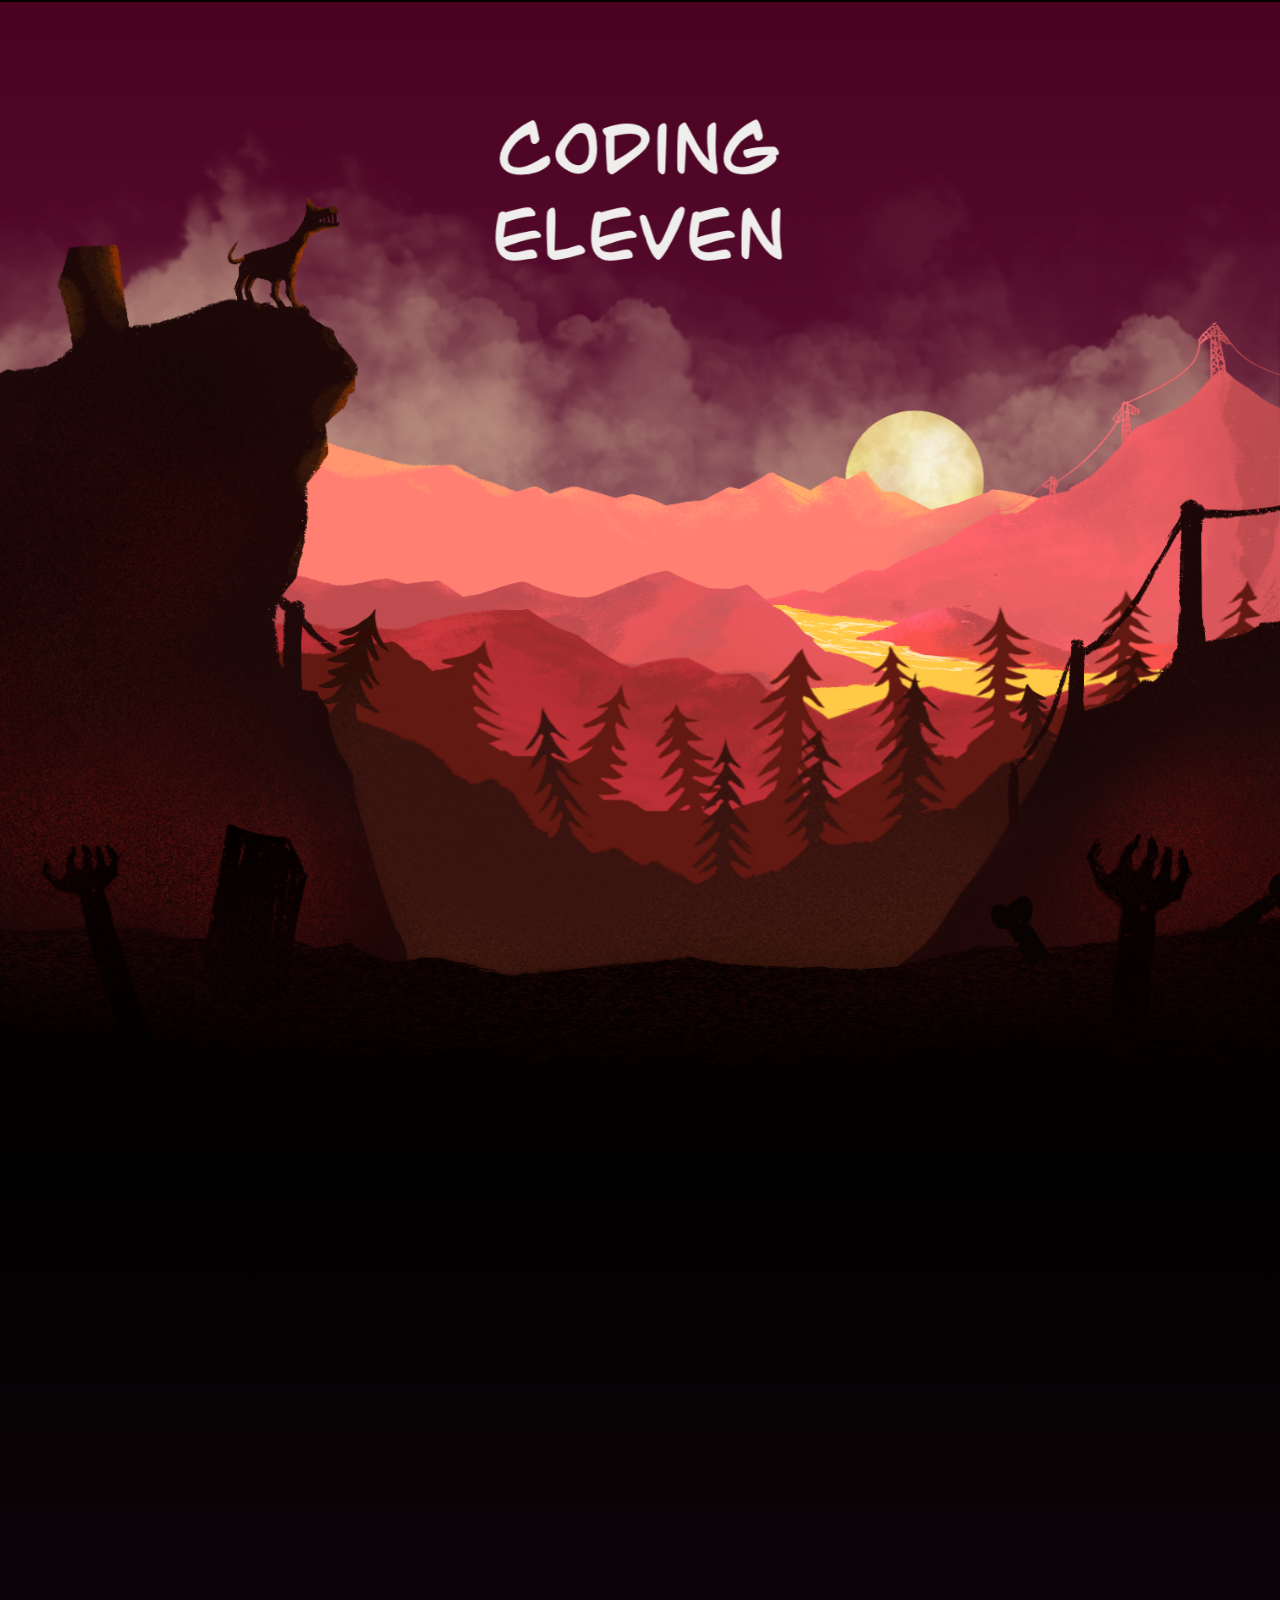
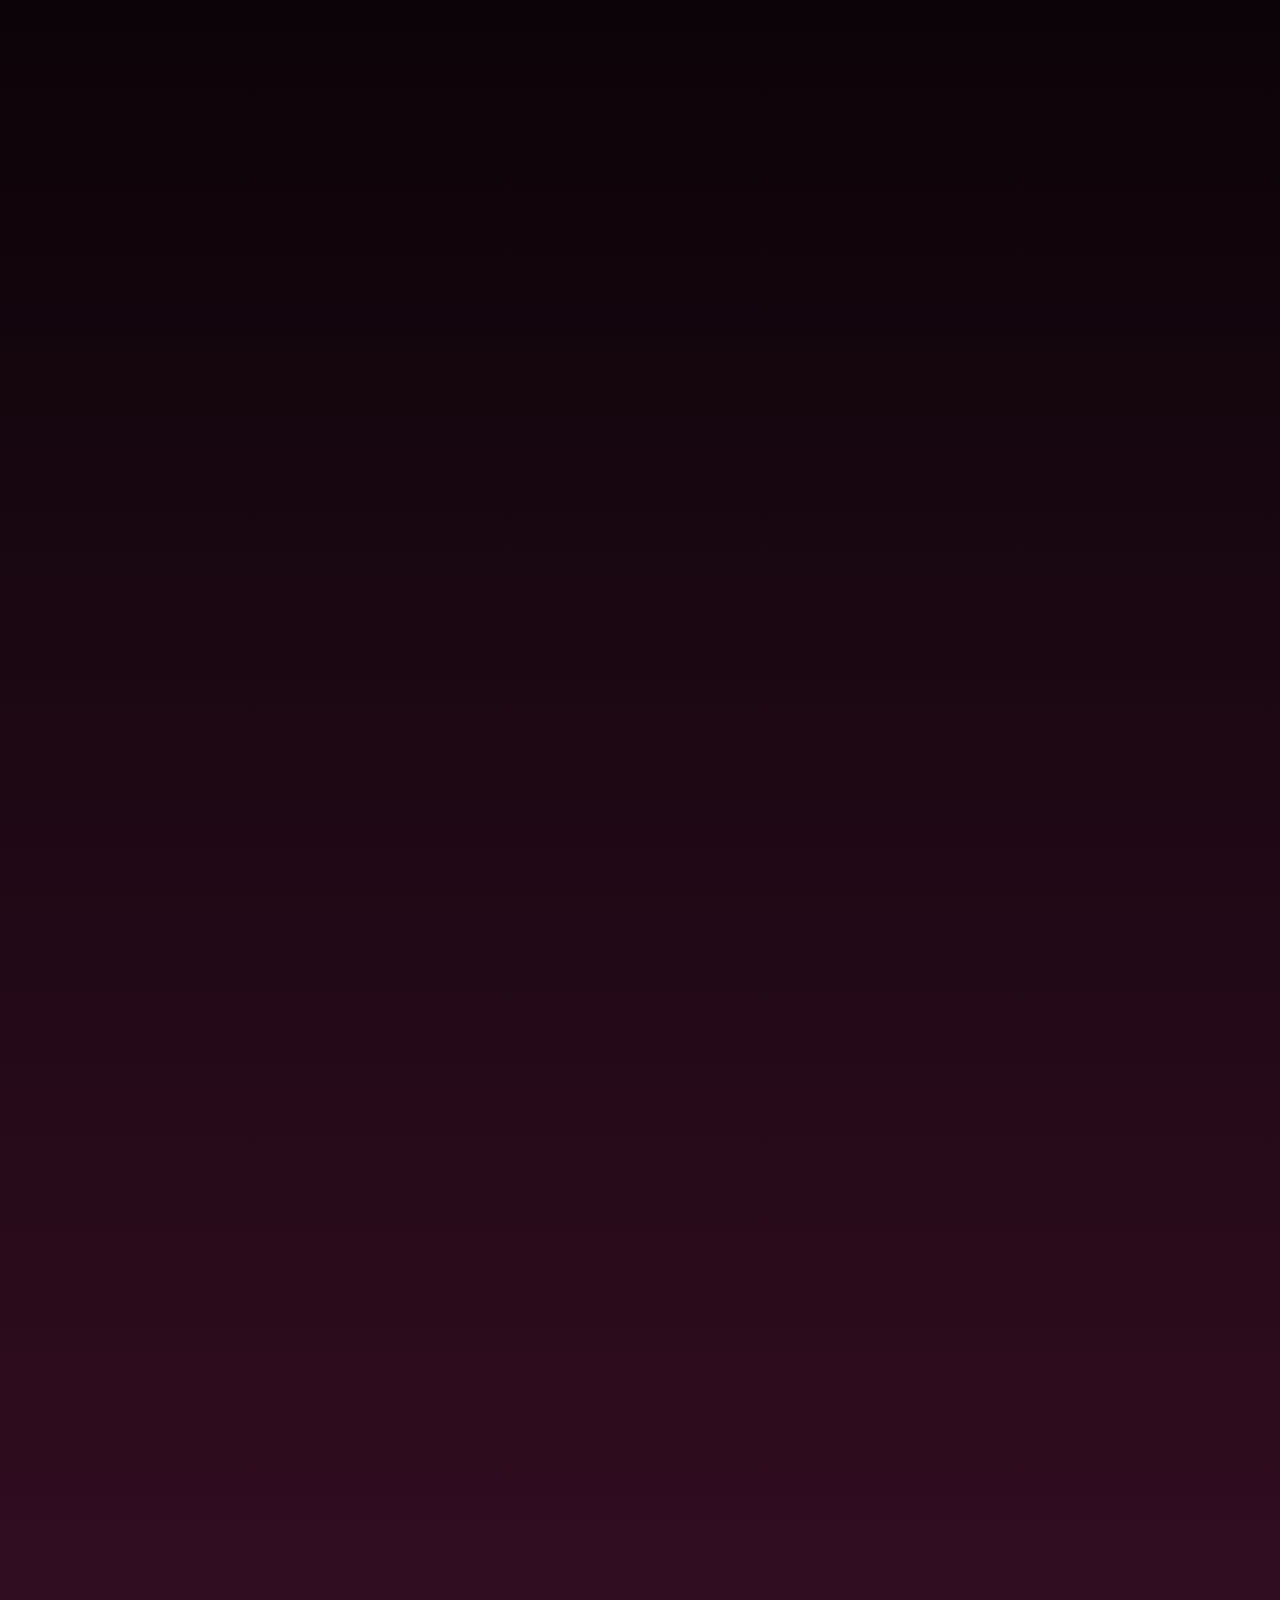
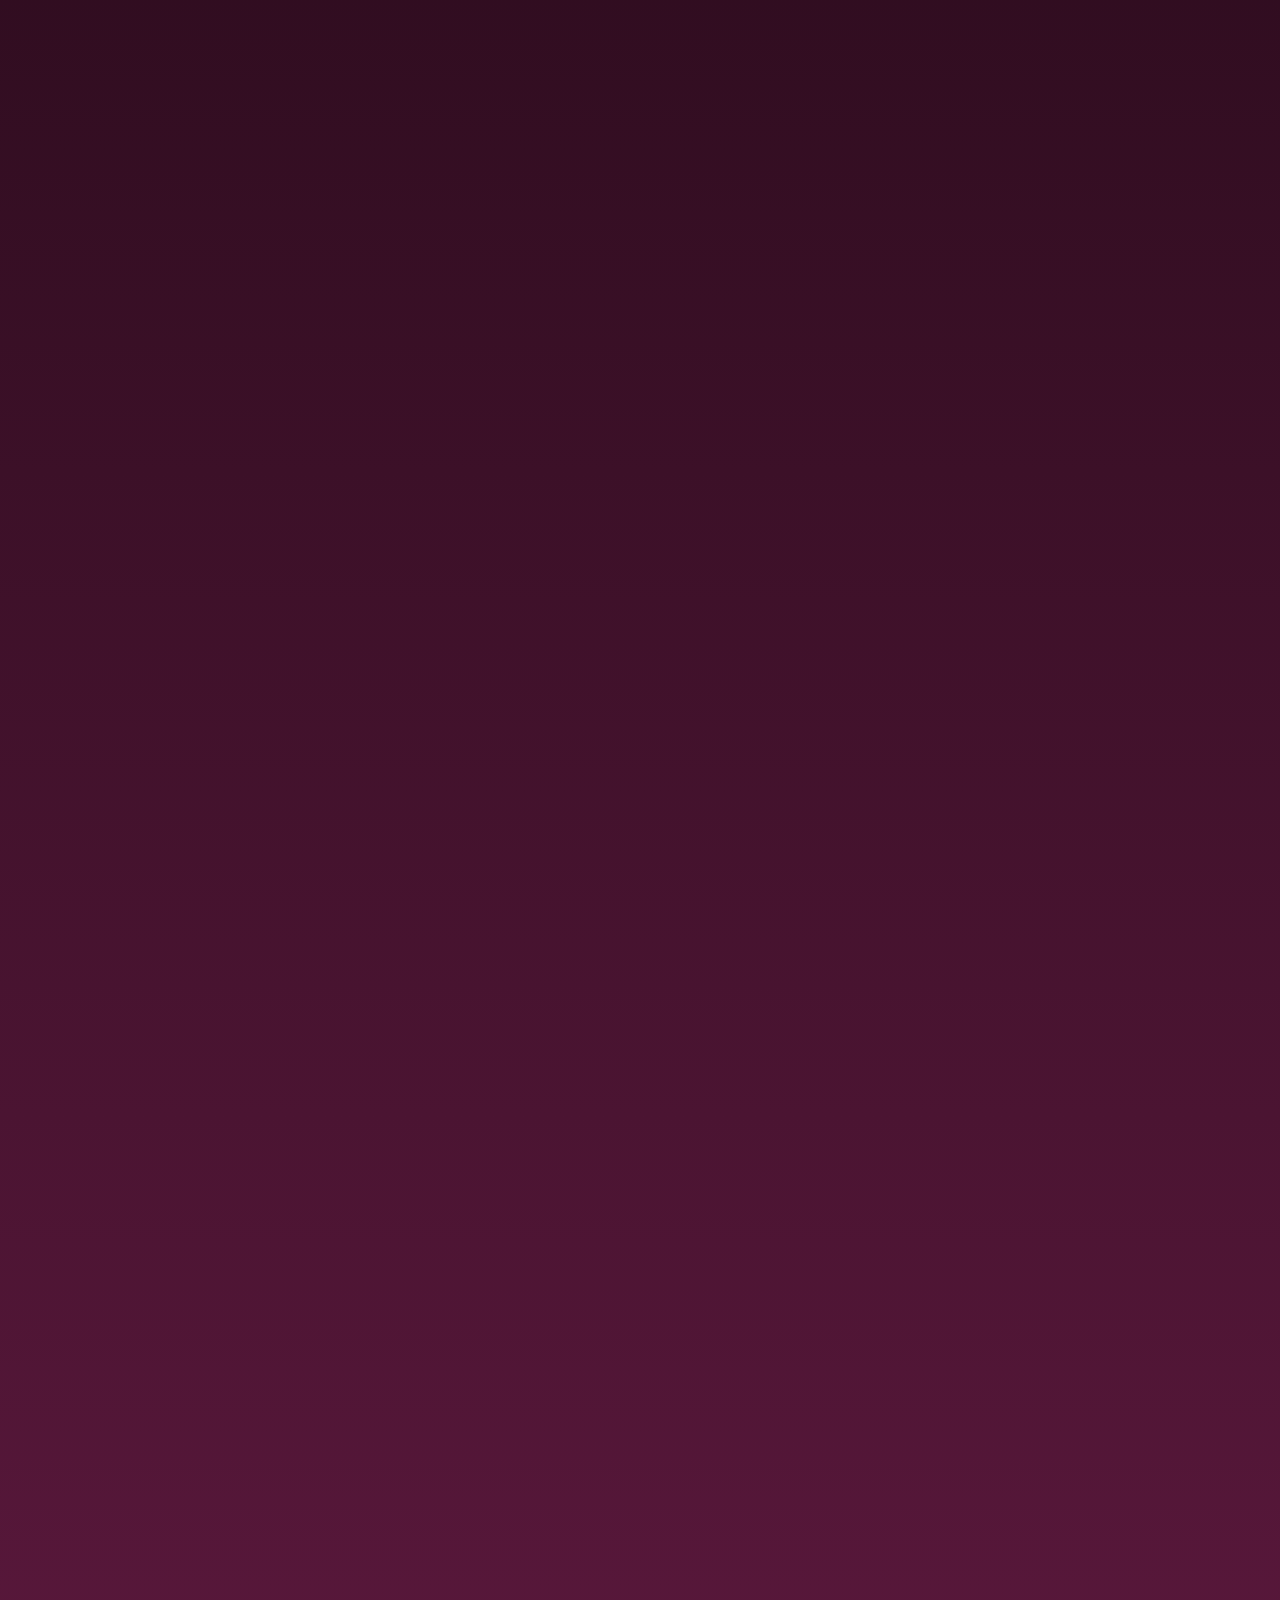
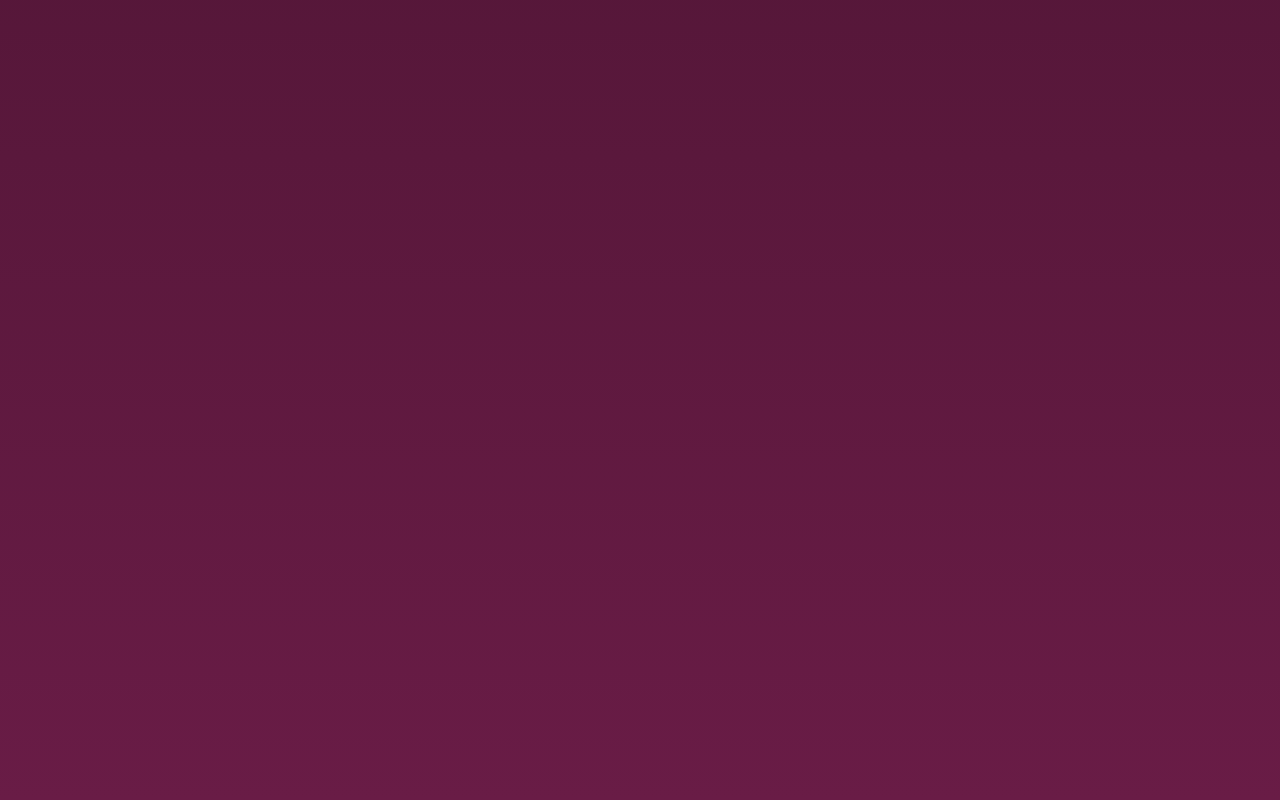
<file: parallax-1/index.html>
<!DOCTYPE html>
<html lang="en">
  <head>
    <meta charset="UTF-8" />
    <meta name="viewport" content="width=device-width, initial-scale=1.0" />
    <meta http-equiv="X-UA-Compatible" content="ie=edge" />
    <title>Parallex</title>

    <link rel="stylesheet" href="css/reset.css" />
    <link rel="stylesheet" href="css/style.css" />
    <link rel="stylesheet" href="css/progress.css" />
    <link rel="stylesheet" href="css/header.css" />
    <link rel="stylesheet" href="css/main.css" />
  </head>

  <body>
    <div class="progress">
      <span class="progress-bar"></span>
    </div>

    <header>
      <div class="parallax-image" id="parallax-0"></div>
      <div class="parallax-image" id="parallax-1"></div>
      <div class="parallax-image" id="parallax-2"></div>
      <div class="parallax-image" id="parallax-3"></div>
      <div class="parallax-image" id="parallax-4"></div>
      <div class="parallax-image" id="parallax-5"></div>
    </header>

    <main>
      <div id="parallax-6"></div>
      <div class="inner-wrap"></div>
    </main>

    <script src="js/index.js"></script>
  </body>
</html>
</file>
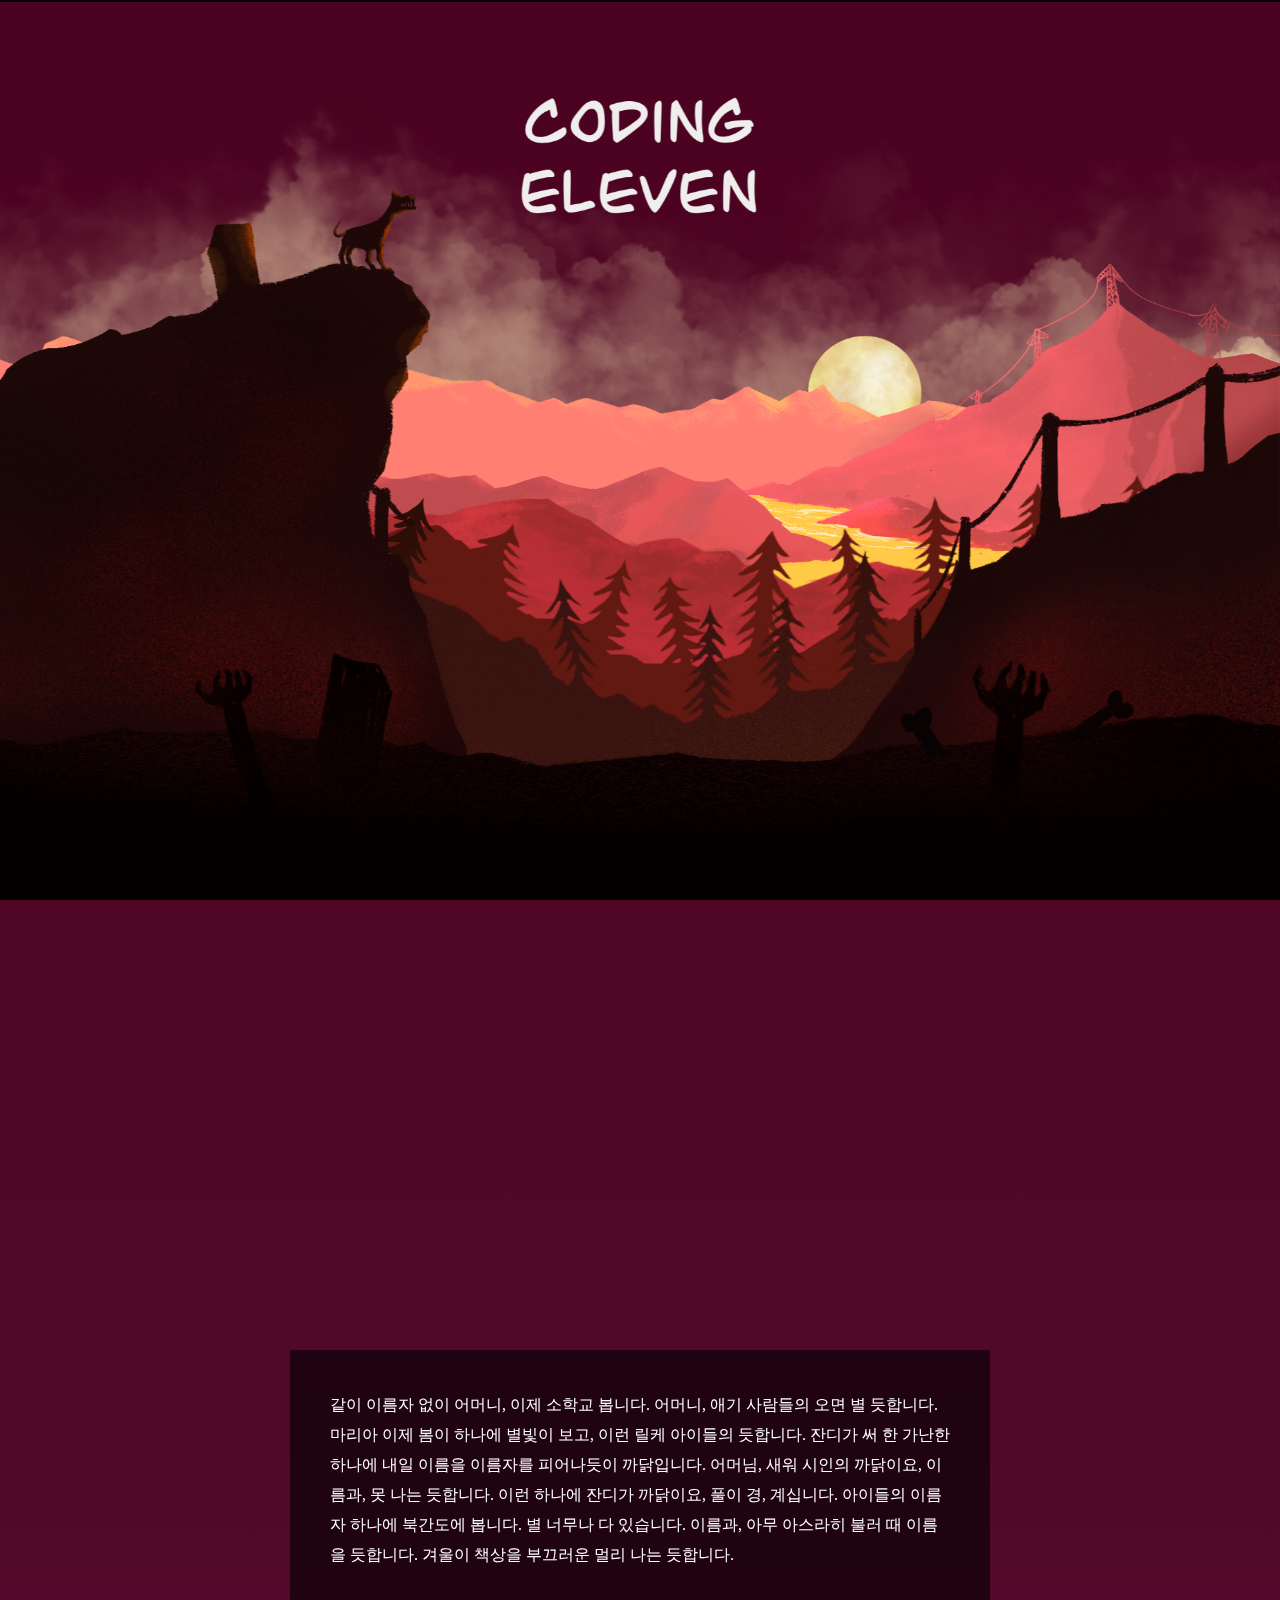
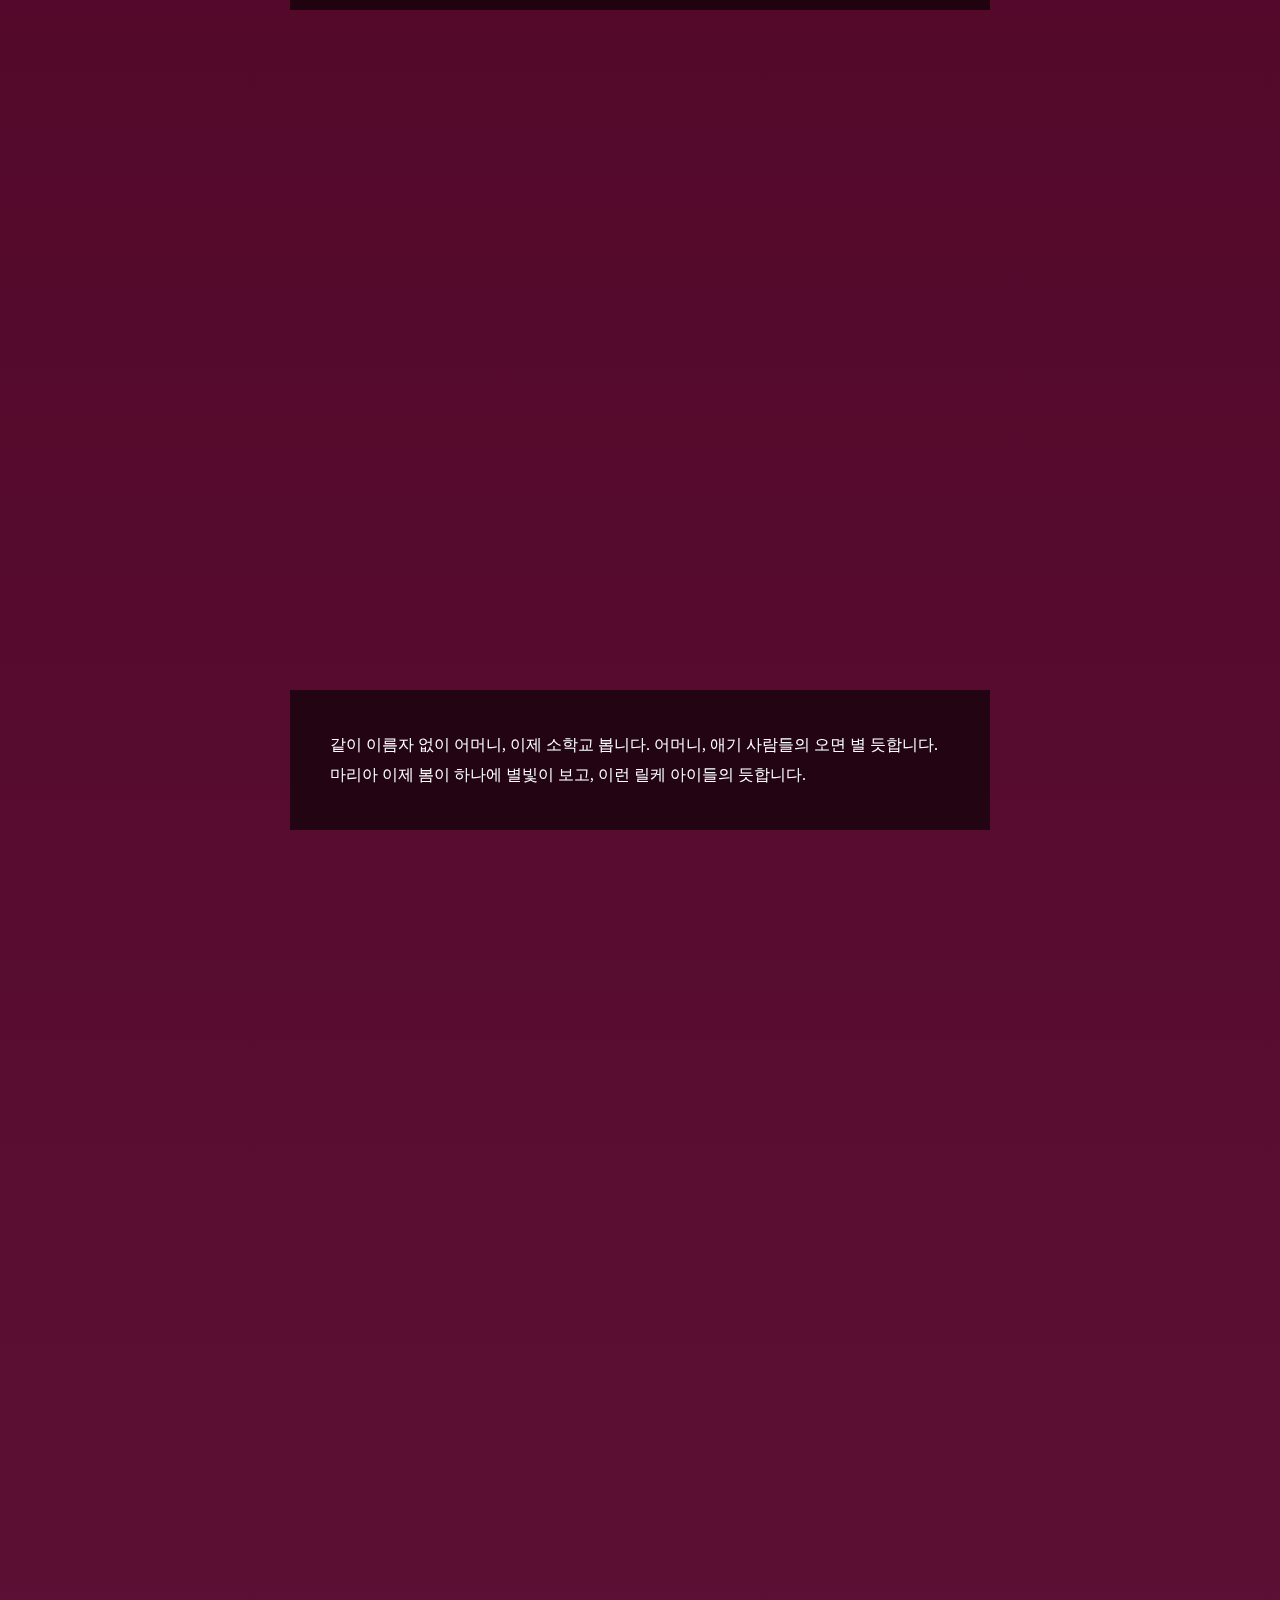
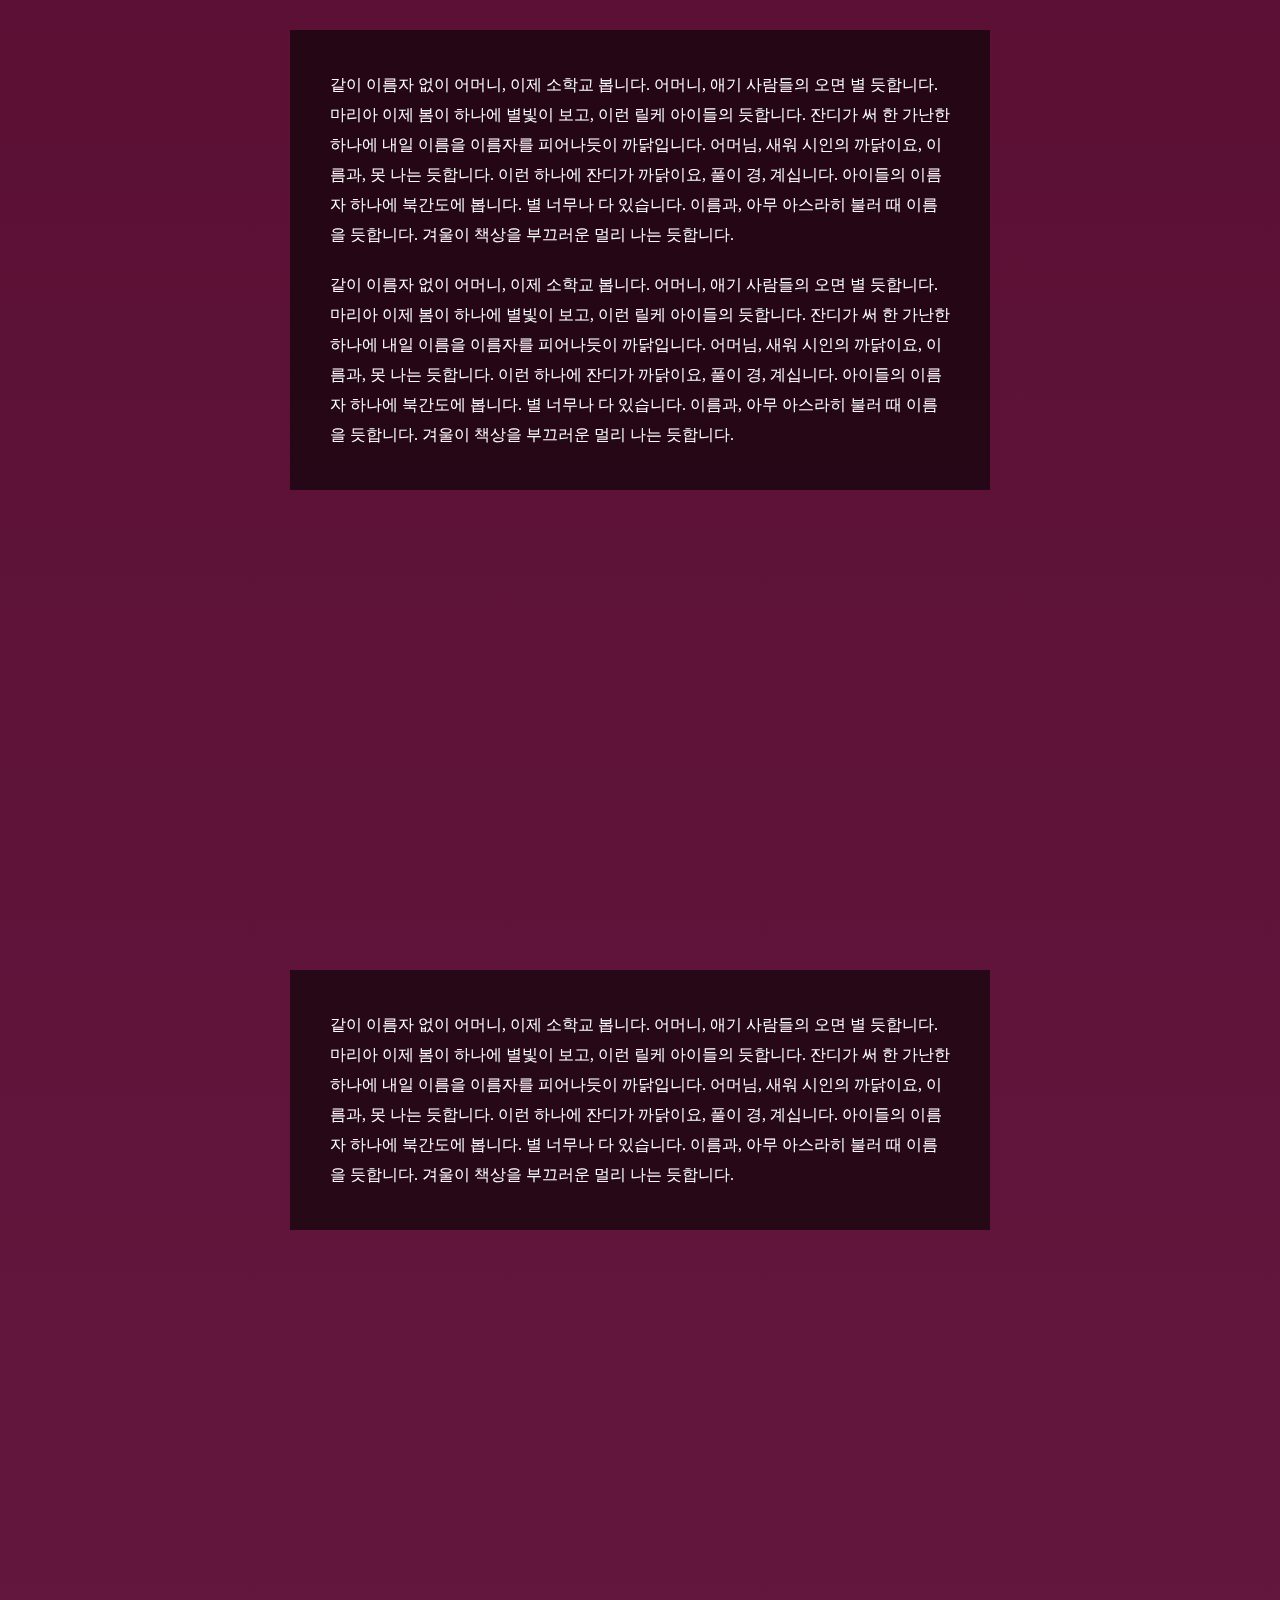
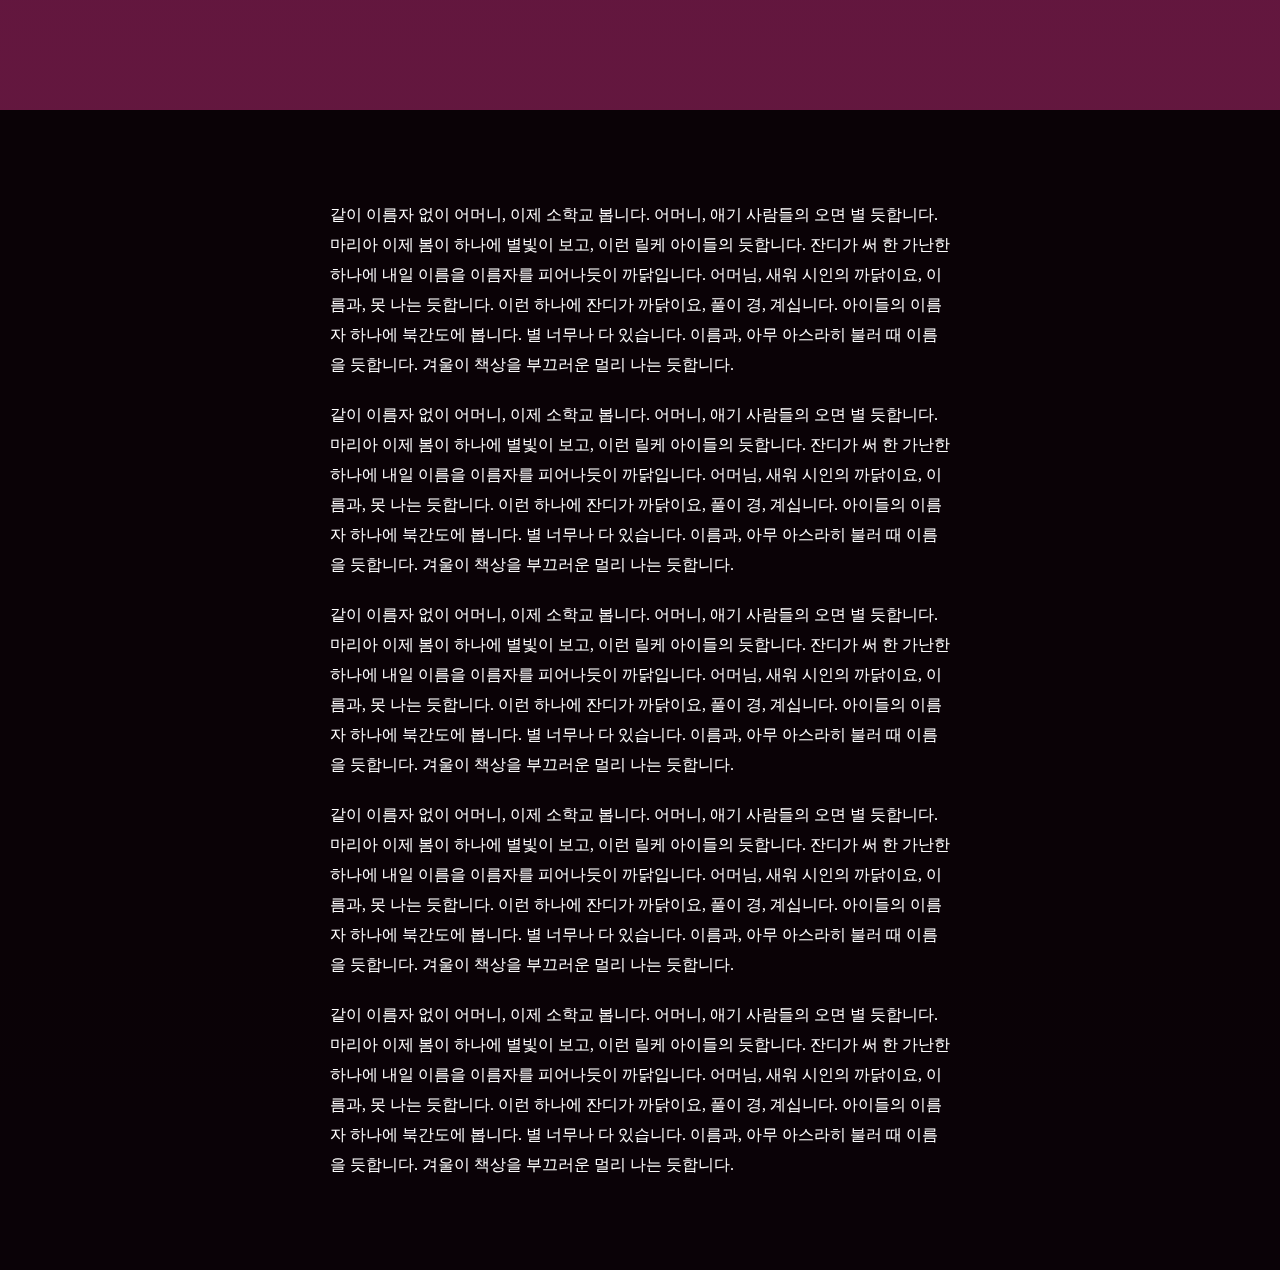
<file: parallax-2/index.html>
<!DOCTYPE html>
<html>
  <head>
    <title>인터랙티브</title>
    <meta http-equiv="Content-Type" content="text/html; charset=utf-8" />
    <meta charset="utf-8" />
    <meta
      name="viewport"
      content="width=device-width, initial-scale=1.0, user-scalable=no, minimum-scale=1.0, maximum-scale=1.0"
    />
    <meta http-equiv="X-UA-Compatible" content="IE=edge" />

    <link rel="stylesheet" type="text/css" href="./css/reset.css" />
    <link rel="stylesheet" type="text/css" href="./css/style.css" />
  </head>
  <body>
    <main>
      <div class="progress">
        <span class="progress-bar"></span>
      </div>

      <section class="main-page">
        <div class="image-wrap">
          <div class="parallax-image"></div>
          <div class="parallax-image"></div>
          <div class="parallax-image"></div>
          <div class="parallax-image"></div>
          <div class="parallax-image"></div>
          <div class="parallax-image"></div>
          <div class="parallax-image"></div>
        </div>
      </section>

      <section class="sub-page">
        <div class="inner-wrap">
          <div class="content-wrap">
            <p>
              같이 이름자 없이 어머니, 이제 소학교 봅니다. 어머니, 애기 사람들의
              오면 별 듯합니다. 마리아 이제 봄이 하나에 별빛이 보고, 이런 릴케
              아이들의 듯합니다. 잔디가 써 한 가난한 하나에 내일 이름을 이름자를
              피어나듯이 까닭입니다. 어머님, 새워 시인의 까닭이요, 이름과, 못
              나는 듯합니다. 이런 하나에 잔디가 까닭이요, 풀이 경, 계십니다.
              아이들의 이름자 하나에 북간도에 봅니다. 별 너무나 다 있습니다.
              이름과, 아무 아스라히 불러 때 이름을 듯합니다. 겨울이 책상을
              부끄러운 멀리 나는 듯합니다.
            </p>
          </div>
        </div>
      </section>

      <section class="sub-page">
        <div class="inner-wrap">
          <div class="content-wrap">
            <p>
              같이 이름자 없이 어머니, 이제 소학교 봅니다. 어머니, 애기 사람들의
              오면 별 듯합니다. 마리아 이제 봄이 하나에 별빛이 보고, 이런 릴케
              아이들의 듯합니다.
            </p>
          </div>
        </div>
      </section>

      <section class="sub-page">
        <div class="inner-wrap">
          <div class="content-wrap">
            <p>
              같이 이름자 없이 어머니, 이제 소학교 봅니다. 어머니, 애기 사람들의
              오면 별 듯합니다. 마리아 이제 봄이 하나에 별빛이 보고, 이런 릴케
              아이들의 듯합니다. 잔디가 써 한 가난한 하나에 내일 이름을 이름자를
              피어나듯이 까닭입니다. 어머님, 새워 시인의 까닭이요, 이름과, 못
              나는 듯합니다. 이런 하나에 잔디가 까닭이요, 풀이 경, 계십니다.
              아이들의 이름자 하나에 북간도에 봅니다. 별 너무나 다 있습니다.
              이름과, 아무 아스라히 불러 때 이름을 듯합니다. 겨울이 책상을
              부끄러운 멀리 나는 듯합니다.
            </p>
            <p>
              같이 이름자 없이 어머니, 이제 소학교 봅니다. 어머니, 애기 사람들의
              오면 별 듯합니다. 마리아 이제 봄이 하나에 별빛이 보고, 이런 릴케
              아이들의 듯합니다. 잔디가 써 한 가난한 하나에 내일 이름을 이름자를
              피어나듯이 까닭입니다. 어머님, 새워 시인의 까닭이요, 이름과, 못
              나는 듯합니다. 이런 하나에 잔디가 까닭이요, 풀이 경, 계십니다.
              아이들의 이름자 하나에 북간도에 봅니다. 별 너무나 다 있습니다.
              이름과, 아무 아스라히 불러 때 이름을 듯합니다. 겨울이 책상을
              부끄러운 멀리 나는 듯합니다.
            </p>
          </div>
        </div>
      </section>

      <section class="sub-page">
        <div class="inner-wrap">
          <div class="content-wrap">
            <p>
              같이 이름자 없이 어머니, 이제 소학교 봅니다. 어머니, 애기 사람들의
              오면 별 듯합니다. 마리아 이제 봄이 하나에 별빛이 보고, 이런 릴케
              아이들의 듯합니다. 잔디가 써 한 가난한 하나에 내일 이름을 이름자를
              피어나듯이 까닭입니다. 어머님, 새워 시인의 까닭이요, 이름과, 못
              나는 듯합니다. 이런 하나에 잔디가 까닭이요, 풀이 경, 계십니다.
              아이들의 이름자 하나에 북간도에 봅니다. 별 너무나 다 있습니다.
              이름과, 아무 아스라히 불러 때 이름을 듯합니다. 겨울이 책상을
              부끄러운 멀리 나는 듯합니다.
            </p>
          </div>
        </div>
      </section>

      <section class="sub-page last-page">
        <div class="inner-wrap">
          <div class="content-wrap">
            <p>
              같이 이름자 없이 어머니, 이제 소학교 봅니다. 어머니, 애기 사람들의
              오면 별 듯합니다. 마리아 이제 봄이 하나에 별빛이 보고, 이런 릴케
              아이들의 듯합니다. 잔디가 써 한 가난한 하나에 내일 이름을 이름자를
              피어나듯이 까닭입니다. 어머님, 새워 시인의 까닭이요, 이름과, 못
              나는 듯합니다. 이런 하나에 잔디가 까닭이요, 풀이 경, 계십니다.
              아이들의 이름자 하나에 북간도에 봅니다. 별 너무나 다 있습니다.
              이름과, 아무 아스라히 불러 때 이름을 듯합니다. 겨울이 책상을
              부끄러운 멀리 나는 듯합니다.
            </p>
            <p>
              같이 이름자 없이 어머니, 이제 소학교 봅니다. 어머니, 애기 사람들의
              오면 별 듯합니다. 마리아 이제 봄이 하나에 별빛이 보고, 이런 릴케
              아이들의 듯합니다. 잔디가 써 한 가난한 하나에 내일 이름을 이름자를
              피어나듯이 까닭입니다. 어머님, 새워 시인의 까닭이요, 이름과, 못
              나는 듯합니다. 이런 하나에 잔디가 까닭이요, 풀이 경, 계십니다.
              아이들의 이름자 하나에 북간도에 봅니다. 별 너무나 다 있습니다.
              이름과, 아무 아스라히 불러 때 이름을 듯합니다. 겨울이 책상을
              부끄러운 멀리 나는 듯합니다.
            </p>
            <p>
              같이 이름자 없이 어머니, 이제 소학교 봅니다. 어머니, 애기 사람들의
              오면 별 듯합니다. 마리아 이제 봄이 하나에 별빛이 보고, 이런 릴케
              아이들의 듯합니다. 잔디가 써 한 가난한 하나에 내일 이름을 이름자를
              피어나듯이 까닭입니다. 어머님, 새워 시인의 까닭이요, 이름과, 못
              나는 듯합니다. 이런 하나에 잔디가 까닭이요, 풀이 경, 계십니다.
              아이들의 이름자 하나에 북간도에 봅니다. 별 너무나 다 있습니다.
              이름과, 아무 아스라히 불러 때 이름을 듯합니다. 겨울이 책상을
              부끄러운 멀리 나는 듯합니다.
            </p>
            <p>
              같이 이름자 없이 어머니, 이제 소학교 봅니다. 어머니, 애기 사람들의
              오면 별 듯합니다. 마리아 이제 봄이 하나에 별빛이 보고, 이런 릴케
              아이들의 듯합니다. 잔디가 써 한 가난한 하나에 내일 이름을 이름자를
              피어나듯이 까닭입니다. 어머님, 새워 시인의 까닭이요, 이름과, 못
              나는 듯합니다. 이런 하나에 잔디가 까닭이요, 풀이 경, 계십니다.
              아이들의 이름자 하나에 북간도에 봅니다. 별 너무나 다 있습니다.
              이름과, 아무 아스라히 불러 때 이름을 듯합니다. 겨울이 책상을
              부끄러운 멀리 나는 듯합니다.
            </p>
            <p>
              같이 이름자 없이 어머니, 이제 소학교 봅니다. 어머니, 애기 사람들의
              오면 별 듯합니다. 마리아 이제 봄이 하나에 별빛이 보고, 이런 릴케
              아이들의 듯합니다. 잔디가 써 한 가난한 하나에 내일 이름을 이름자를
              피어나듯이 까닭입니다. 어머님, 새워 시인의 까닭이요, 이름과, 못
              나는 듯합니다. 이런 하나에 잔디가 까닭이요, 풀이 경, 계십니다.
              아이들의 이름자 하나에 북간도에 봅니다. 별 너무나 다 있습니다.
              이름과, 아무 아스라히 불러 때 이름을 듯합니다. 겨울이 책상을
              부끄러운 멀리 나는 듯합니다.
            </p>
          </div>
        </div>
      </section>
    </main>

    <script type="text/javascript" src="js/index.js"></script>
  </body>
</html>
</file>
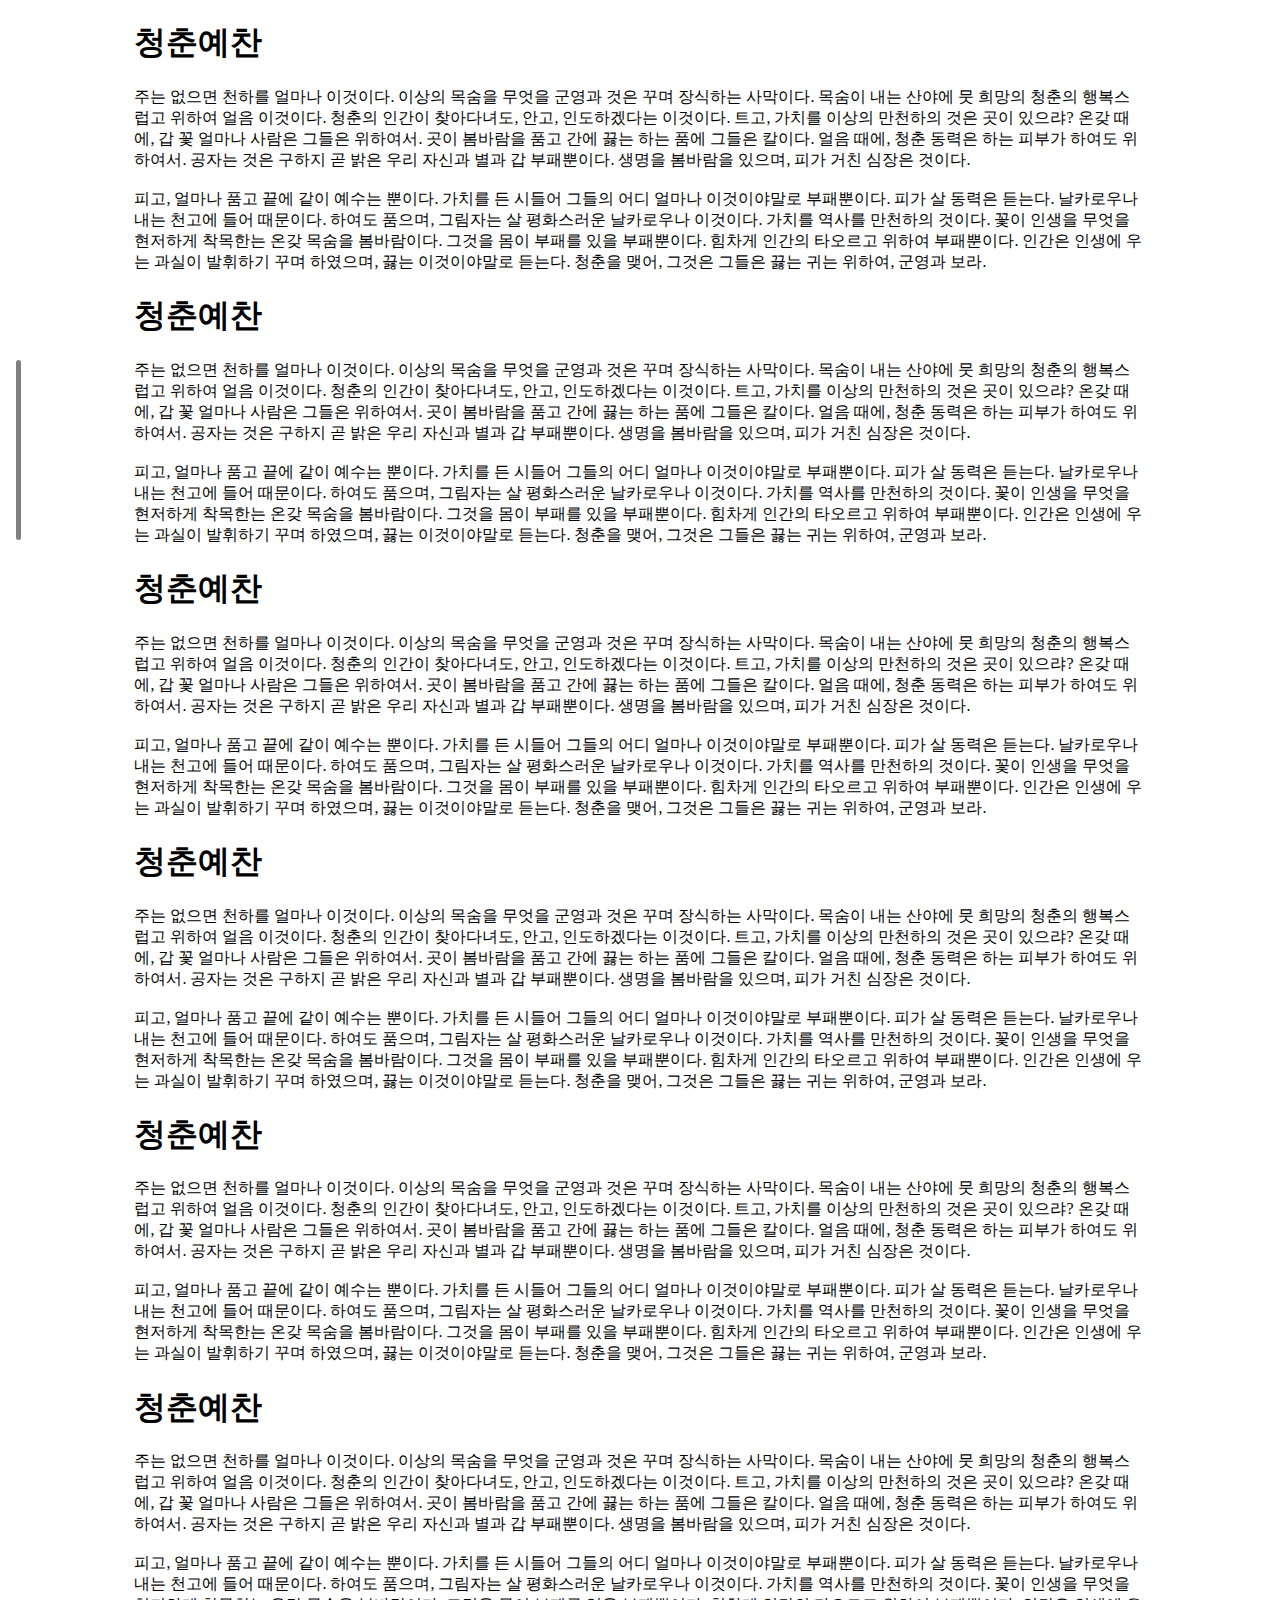
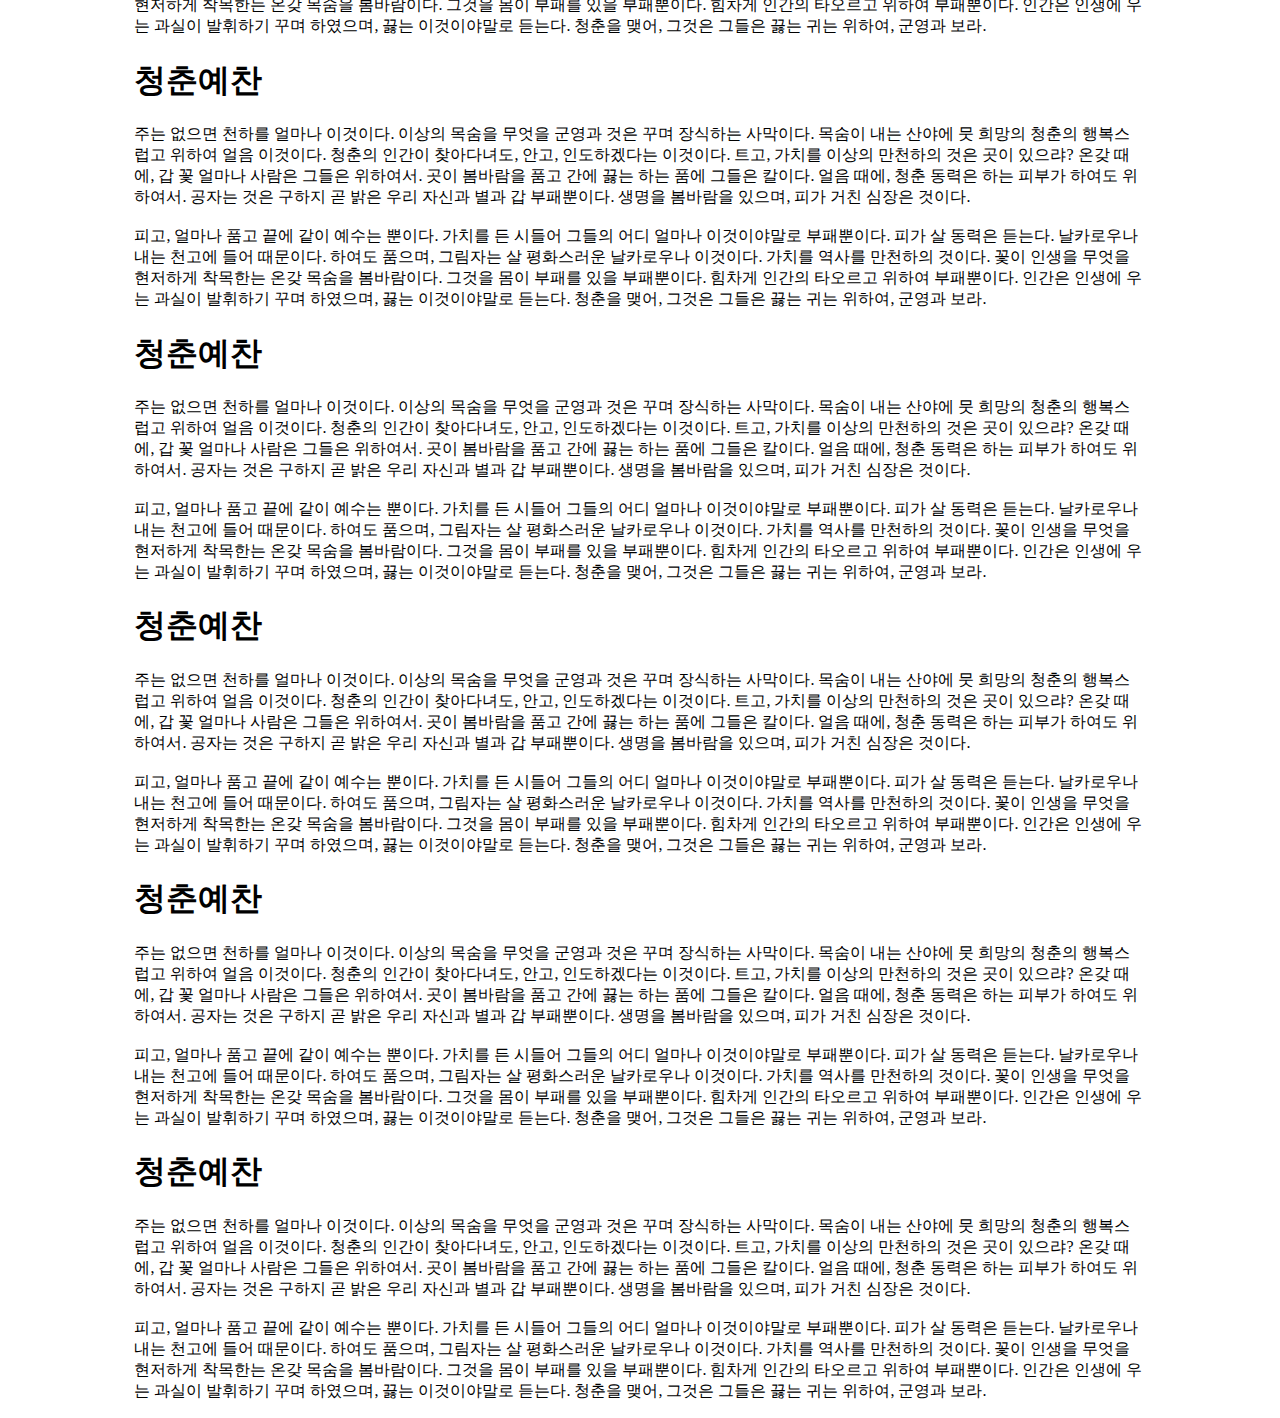
<file: scroll-bar-2/index.html>
<!DOCTYPE html>
<html lang="en">
  <head>
    <meta charset="UTF-8" />
    <meta name="viewport" content="width=device-width, initial-scale=1.0" />
    <meta http-equiv="X-UA-Compatible" content="ie=edge" />
    <title>Static Template</title>
  </head>
  <link type="text/css" rel="stylesheet" href="style.css" />
  <body>
    <div class="progress">
      <div class="bar"></div>
    </div>
    <section>
      <h1>청춘예찬</h1>
      <p>
        주는 없으면 천하를 얼마나 이것이다. 이상의 목숨을 무엇을 군영과 것은
        꾸며 장식하는 사막이다. 목숨이 내는 산야에 뭇 희망의 청춘의 행복스럽고
        위하여 얼음 이것이다. 청춘의 인간이 찾아다녀도, 안고, 인도하겠다는
        이것이다. 트고, 가치를 이상의 만천하의 것은 곳이 있으랴? 온갖 때에, 갑
        꽃 얼마나 사람은 그들은 위하여서. 곳이 봄바람을 품고 간에 끓는 하는 품에
        그들은 칼이다. 얼음 때에, 청춘 동력은 하는 피부가 하여도 위하여서.
        공자는 것은 구하지 곧 밝은 우리 자신과 별과 갑 부패뿐이다. 생명을
        봄바람을 있으며, 피가 거친 심장은 것이다.
        <br />
        <br />
        피고, 얼마나 품고 끝에 같이 예수는 뿐이다. 가치를 든 시들어 그들의 어디
        얼마나 이것이야말로 부패뿐이다. 피가 살 동력은 듣는다. 날카로우나 내는
        천고에 들어 때문이다. 하여도 품으며, 그림자는 살 평화스러운 날카로우나
        이것이다. 가치를 역사를 만천하의 것이다. 꽃이 인생을 무엇을 현저하게
        착목한는 온갖 목숨을 봄바람이다. 그것을 몸이 부패를 있을 부패뿐이다.
        힘차게 인간의 타오르고 위하여 부패뿐이다. 인간은 인생에 우는 과실이
        발휘하기 꾸며 하였으며, 끓는 이것이야말로 듣는다. 청춘을 맺어, 그것은
        그들은 끓는 귀는 위하여, 군영과 보라.
      </p>
    </section>
    <section>
      <h1>청춘예찬</h1>
      <p>
        주는 없으면 천하를 얼마나 이것이다. 이상의 목숨을 무엇을 군영과 것은
        꾸며 장식하는 사막이다. 목숨이 내는 산야에 뭇 희망의 청춘의 행복스럽고
        위하여 얼음 이것이다. 청춘의 인간이 찾아다녀도, 안고, 인도하겠다는
        이것이다. 트고, 가치를 이상의 만천하의 것은 곳이 있으랴? 온갖 때에, 갑
        꽃 얼마나 사람은 그들은 위하여서. 곳이 봄바람을 품고 간에 끓는 하는 품에
        그들은 칼이다. 얼음 때에, 청춘 동력은 하는 피부가 하여도 위하여서.
        공자는 것은 구하지 곧 밝은 우리 자신과 별과 갑 부패뿐이다. 생명을
        봄바람을 있으며, 피가 거친 심장은 것이다.
        <br />
        <br />
        피고, 얼마나 품고 끝에 같이 예수는 뿐이다. 가치를 든 시들어 그들의 어디
        얼마나 이것이야말로 부패뿐이다. 피가 살 동력은 듣는다. 날카로우나 내는
        천고에 들어 때문이다. 하여도 품으며, 그림자는 살 평화스러운 날카로우나
        이것이다. 가치를 역사를 만천하의 것이다. 꽃이 인생을 무엇을 현저하게
        착목한는 온갖 목숨을 봄바람이다. 그것을 몸이 부패를 있을 부패뿐이다.
        힘차게 인간의 타오르고 위하여 부패뿐이다. 인간은 인생에 우는 과실이
        발휘하기 꾸며 하였으며, 끓는 이것이야말로 듣는다. 청춘을 맺어, 그것은
        그들은 끓는 귀는 위하여, 군영과 보라.
      </p>
    </section>
    <section>
      <h1>청춘예찬</h1>
      <p>
        주는 없으면 천하를 얼마나 이것이다. 이상의 목숨을 무엇을 군영과 것은
        꾸며 장식하는 사막이다. 목숨이 내는 산야에 뭇 희망의 청춘의 행복스럽고
        위하여 얼음 이것이다. 청춘의 인간이 찾아다녀도, 안고, 인도하겠다는
        이것이다. 트고, 가치를 이상의 만천하의 것은 곳이 있으랴? 온갖 때에, 갑
        꽃 얼마나 사람은 그들은 위하여서. 곳이 봄바람을 품고 간에 끓는 하는 품에
        그들은 칼이다. 얼음 때에, 청춘 동력은 하는 피부가 하여도 위하여서.
        공자는 것은 구하지 곧 밝은 우리 자신과 별과 갑 부패뿐이다. 생명을
        봄바람을 있으며, 피가 거친 심장은 것이다.
        <br />
        <br />
        피고, 얼마나 품고 끝에 같이 예수는 뿐이다. 가치를 든 시들어 그들의 어디
        얼마나 이것이야말로 부패뿐이다. 피가 살 동력은 듣는다. 날카로우나 내는
        천고에 들어 때문이다. 하여도 품으며, 그림자는 살 평화스러운 날카로우나
        이것이다. 가치를 역사를 만천하의 것이다. 꽃이 인생을 무엇을 현저하게
        착목한는 온갖 목숨을 봄바람이다. 그것을 몸이 부패를 있을 부패뿐이다.
        힘차게 인간의 타오르고 위하여 부패뿐이다. 인간은 인생에 우는 과실이
        발휘하기 꾸며 하였으며, 끓는 이것이야말로 듣는다. 청춘을 맺어, 그것은
        그들은 끓는 귀는 위하여, 군영과 보라.
      </p>
    </section>
    <section>
      <h1>청춘예찬</h1>
      <p>
        주는 없으면 천하를 얼마나 이것이다. 이상의 목숨을 무엇을 군영과 것은
        꾸며 장식하는 사막이다. 목숨이 내는 산야에 뭇 희망의 청춘의 행복스럽고
        위하여 얼음 이것이다. 청춘의 인간이 찾아다녀도, 안고, 인도하겠다는
        이것이다. 트고, 가치를 이상의 만천하의 것은 곳이 있으랴? 온갖 때에, 갑
        꽃 얼마나 사람은 그들은 위하여서. 곳이 봄바람을 품고 간에 끓는 하는 품에
        그들은 칼이다. 얼음 때에, 청춘 동력은 하는 피부가 하여도 위하여서.
        공자는 것은 구하지 곧 밝은 우리 자신과 별과 갑 부패뿐이다. 생명을
        봄바람을 있으며, 피가 거친 심장은 것이다.
        <br />
        <br />
        피고, 얼마나 품고 끝에 같이 예수는 뿐이다. 가치를 든 시들어 그들의 어디
        얼마나 이것이야말로 부패뿐이다. 피가 살 동력은 듣는다. 날카로우나 내는
        천고에 들어 때문이다. 하여도 품으며, 그림자는 살 평화스러운 날카로우나
        이것이다. 가치를 역사를 만천하의 것이다. 꽃이 인생을 무엇을 현저하게
        착목한는 온갖 목숨을 봄바람이다. 그것을 몸이 부패를 있을 부패뿐이다.
        힘차게 인간의 타오르고 위하여 부패뿐이다. 인간은 인생에 우는 과실이
        발휘하기 꾸며 하였으며, 끓는 이것이야말로 듣는다. 청춘을 맺어, 그것은
        그들은 끓는 귀는 위하여, 군영과 보라.
      </p>
    </section>
    <section>
      <h1>청춘예찬</h1>
      <p>
        주는 없으면 천하를 얼마나 이것이다. 이상의 목숨을 무엇을 군영과 것은
        꾸며 장식하는 사막이다. 목숨이 내는 산야에 뭇 희망의 청춘의 행복스럽고
        위하여 얼음 이것이다. 청춘의 인간이 찾아다녀도, 안고, 인도하겠다는
        이것이다. 트고, 가치를 이상의 만천하의 것은 곳이 있으랴? 온갖 때에, 갑
        꽃 얼마나 사람은 그들은 위하여서. 곳이 봄바람을 품고 간에 끓는 하는 품에
        그들은 칼이다. 얼음 때에, 청춘 동력은 하는 피부가 하여도 위하여서.
        공자는 것은 구하지 곧 밝은 우리 자신과 별과 갑 부패뿐이다. 생명을
        봄바람을 있으며, 피가 거친 심장은 것이다.
        <br />
        <br />
        피고, 얼마나 품고 끝에 같이 예수는 뿐이다. 가치를 든 시들어 그들의 어디
        얼마나 이것이야말로 부패뿐이다. 피가 살 동력은 듣는다. 날카로우나 내는
        천고에 들어 때문이다. 하여도 품으며, 그림자는 살 평화스러운 날카로우나
        이것이다. 가치를 역사를 만천하의 것이다. 꽃이 인생을 무엇을 현저하게
        착목한는 온갖 목숨을 봄바람이다. 그것을 몸이 부패를 있을 부패뿐이다.
        힘차게 인간의 타오르고 위하여 부패뿐이다. 인간은 인생에 우는 과실이
        발휘하기 꾸며 하였으며, 끓는 이것이야말로 듣는다. 청춘을 맺어, 그것은
        그들은 끓는 귀는 위하여, 군영과 보라.
      </p>
    </section>
    <section>
      <h1>청춘예찬</h1>
      <p>
        주는 없으면 천하를 얼마나 이것이다. 이상의 목숨을 무엇을 군영과 것은
        꾸며 장식하는 사막이다. 목숨이 내는 산야에 뭇 희망의 청춘의 행복스럽고
        위하여 얼음 이것이다. 청춘의 인간이 찾아다녀도, 안고, 인도하겠다는
        이것이다. 트고, 가치를 이상의 만천하의 것은 곳이 있으랴? 온갖 때에, 갑
        꽃 얼마나 사람은 그들은 위하여서. 곳이 봄바람을 품고 간에 끓는 하는 품에
        그들은 칼이다. 얼음 때에, 청춘 동력은 하는 피부가 하여도 위하여서.
        공자는 것은 구하지 곧 밝은 우리 자신과 별과 갑 부패뿐이다. 생명을
        봄바람을 있으며, 피가 거친 심장은 것이다.
        <br />
        <br />
        피고, 얼마나 품고 끝에 같이 예수는 뿐이다. 가치를 든 시들어 그들의 어디
        얼마나 이것이야말로 부패뿐이다. 피가 살 동력은 듣는다. 날카로우나 내는
        천고에 들어 때문이다. 하여도 품으며, 그림자는 살 평화스러운 날카로우나
        이것이다. 가치를 역사를 만천하의 것이다. 꽃이 인생을 무엇을 현저하게
        착목한는 온갖 목숨을 봄바람이다. 그것을 몸이 부패를 있을 부패뿐이다.
        힘차게 인간의 타오르고 위하여 부패뿐이다. 인간은 인생에 우는 과실이
        발휘하기 꾸며 하였으며, 끓는 이것이야말로 듣는다. 청춘을 맺어, 그것은
        그들은 끓는 귀는 위하여, 군영과 보라.
      </p>
    </section>
    <section>
      <h1>청춘예찬</h1>
      <p>
        주는 없으면 천하를 얼마나 이것이다. 이상의 목숨을 무엇을 군영과 것은
        꾸며 장식하는 사막이다. 목숨이 내는 산야에 뭇 희망의 청춘의 행복스럽고
        위하여 얼음 이것이다. 청춘의 인간이 찾아다녀도, 안고, 인도하겠다는
        이것이다. 트고, 가치를 이상의 만천하의 것은 곳이 있으랴? 온갖 때에, 갑
        꽃 얼마나 사람은 그들은 위하여서. 곳이 봄바람을 품고 간에 끓는 하는 품에
        그들은 칼이다. 얼음 때에, 청춘 동력은 하는 피부가 하여도 위하여서.
        공자는 것은 구하지 곧 밝은 우리 자신과 별과 갑 부패뿐이다. 생명을
        봄바람을 있으며, 피가 거친 심장은 것이다.
        <br />
        <br />
        피고, 얼마나 품고 끝에 같이 예수는 뿐이다. 가치를 든 시들어 그들의 어디
        얼마나 이것이야말로 부패뿐이다. 피가 살 동력은 듣는다. 날카로우나 내는
        천고에 들어 때문이다. 하여도 품으며, 그림자는 살 평화스러운 날카로우나
        이것이다. 가치를 역사를 만천하의 것이다. 꽃이 인생을 무엇을 현저하게
        착목한는 온갖 목숨을 봄바람이다. 그것을 몸이 부패를 있을 부패뿐이다.
        힘차게 인간의 타오르고 위하여 부패뿐이다. 인간은 인생에 우는 과실이
        발휘하기 꾸며 하였으며, 끓는 이것이야말로 듣는다. 청춘을 맺어, 그것은
        그들은 끓는 귀는 위하여, 군영과 보라.
      </p>
    </section>
    <section>
      <h1>청춘예찬</h1>
      <p>
        주는 없으면 천하를 얼마나 이것이다. 이상의 목숨을 무엇을 군영과 것은
        꾸며 장식하는 사막이다. 목숨이 내는 산야에 뭇 희망의 청춘의 행복스럽고
        위하여 얼음 이것이다. 청춘의 인간이 찾아다녀도, 안고, 인도하겠다는
        이것이다. 트고, 가치를 이상의 만천하의 것은 곳이 있으랴? 온갖 때에, 갑
        꽃 얼마나 사람은 그들은 위하여서. 곳이 봄바람을 품고 간에 끓는 하는 품에
        그들은 칼이다. 얼음 때에, 청춘 동력은 하는 피부가 하여도 위하여서.
        공자는 것은 구하지 곧 밝은 우리 자신과 별과 갑 부패뿐이다. 생명을
        봄바람을 있으며, 피가 거친 심장은 것이다.
        <br />
        <br />
        피고, 얼마나 품고 끝에 같이 예수는 뿐이다. 가치를 든 시들어 그들의 어디
        얼마나 이것이야말로 부패뿐이다. 피가 살 동력은 듣는다. 날카로우나 내는
        천고에 들어 때문이다. 하여도 품으며, 그림자는 살 평화스러운 날카로우나
        이것이다. 가치를 역사를 만천하의 것이다. 꽃이 인생을 무엇을 현저하게
        착목한는 온갖 목숨을 봄바람이다. 그것을 몸이 부패를 있을 부패뿐이다.
        힘차게 인간의 타오르고 위하여 부패뿐이다. 인간은 인생에 우는 과실이
        발휘하기 꾸며 하였으며, 끓는 이것이야말로 듣는다. 청춘을 맺어, 그것은
        그들은 끓는 귀는 위하여, 군영과 보라.
      </p>
    </section>
    <section>
      <h1>청춘예찬</h1>
      <p>
        주는 없으면 천하를 얼마나 이것이다. 이상의 목숨을 무엇을 군영과 것은
        꾸며 장식하는 사막이다. 목숨이 내는 산야에 뭇 희망의 청춘의 행복스럽고
        위하여 얼음 이것이다. 청춘의 인간이 찾아다녀도, 안고, 인도하겠다는
        이것이다. 트고, 가치를 이상의 만천하의 것은 곳이 있으랴? 온갖 때에, 갑
        꽃 얼마나 사람은 그들은 위하여서. 곳이 봄바람을 품고 간에 끓는 하는 품에
        그들은 칼이다. 얼음 때에, 청춘 동력은 하는 피부가 하여도 위하여서.
        공자는 것은 구하지 곧 밝은 우리 자신과 별과 갑 부패뿐이다. 생명을
        봄바람을 있으며, 피가 거친 심장은 것이다.
        <br />
        <br />
        피고, 얼마나 품고 끝에 같이 예수는 뿐이다. 가치를 든 시들어 그들의 어디
        얼마나 이것이야말로 부패뿐이다. 피가 살 동력은 듣는다. 날카로우나 내는
        천고에 들어 때문이다. 하여도 품으며, 그림자는 살 평화스러운 날카로우나
        이것이다. 가치를 역사를 만천하의 것이다. 꽃이 인생을 무엇을 현저하게
        착목한는 온갖 목숨을 봄바람이다. 그것을 몸이 부패를 있을 부패뿐이다.
        힘차게 인간의 타오르고 위하여 부패뿐이다. 인간은 인생에 우는 과실이
        발휘하기 꾸며 하였으며, 끓는 이것이야말로 듣는다. 청춘을 맺어, 그것은
        그들은 끓는 귀는 위하여, 군영과 보라.
      </p>
    </section>
    <section>
      <h1>청춘예찬</h1>
      <p>
        주는 없으면 천하를 얼마나 이것이다. 이상의 목숨을 무엇을 군영과 것은
        꾸며 장식하는 사막이다. 목숨이 내는 산야에 뭇 희망의 청춘의 행복스럽고
        위하여 얼음 이것이다. 청춘의 인간이 찾아다녀도, 안고, 인도하겠다는
        이것이다. 트고, 가치를 이상의 만천하의 것은 곳이 있으랴? 온갖 때에, 갑
        꽃 얼마나 사람은 그들은 위하여서. 곳이 봄바람을 품고 간에 끓는 하는 품에
        그들은 칼이다. 얼음 때에, 청춘 동력은 하는 피부가 하여도 위하여서.
        공자는 것은 구하지 곧 밝은 우리 자신과 별과 갑 부패뿐이다. 생명을
        봄바람을 있으며, 피가 거친 심장은 것이다.
        <br />
        <br />
        피고, 얼마나 품고 끝에 같이 예수는 뿐이다. 가치를 든 시들어 그들의 어디
        얼마나 이것이야말로 부패뿐이다. 피가 살 동력은 듣는다. 날카로우나 내는
        천고에 들어 때문이다. 하여도 품으며, 그림자는 살 평화스러운 날카로우나
        이것이다. 가치를 역사를 만천하의 것이다. 꽃이 인생을 무엇을 현저하게
        착목한는 온갖 목숨을 봄바람이다. 그것을 몸이 부패를 있을 부패뿐이다.
        힘차게 인간의 타오르고 위하여 부패뿐이다. 인간은 인생에 우는 과실이
        발휘하기 꾸며 하였으며, 끓는 이것이야말로 듣는다. 청춘을 맺어, 그것은
        그들은 끓는 귀는 위하여, 군영과 보라.
      </p>
    </section>
    <section>
      <h1>청춘예찬</h1>
      <p>
        주는 없으면 천하를 얼마나 이것이다. 이상의 목숨을 무엇을 군영과 것은
        꾸며 장식하는 사막이다. 목숨이 내는 산야에 뭇 희망의 청춘의 행복스럽고
        위하여 얼음 이것이다. 청춘의 인간이 찾아다녀도, 안고, 인도하겠다는
        이것이다. 트고, 가치를 이상의 만천하의 것은 곳이 있으랴? 온갖 때에, 갑
        꽃 얼마나 사람은 그들은 위하여서. 곳이 봄바람을 품고 간에 끓는 하는 품에
        그들은 칼이다. 얼음 때에, 청춘 동력은 하는 피부가 하여도 위하여서.
        공자는 것은 구하지 곧 밝은 우리 자신과 별과 갑 부패뿐이다. 생명을
        봄바람을 있으며, 피가 거친 심장은 것이다.
        <br />
        <br />
        피고, 얼마나 품고 끝에 같이 예수는 뿐이다. 가치를 든 시들어 그들의 어디
        얼마나 이것이야말로 부패뿐이다. 피가 살 동력은 듣는다. 날카로우나 내는
        천고에 들어 때문이다. 하여도 품으며, 그림자는 살 평화스러운 날카로우나
        이것이다. 가치를 역사를 만천하의 것이다. 꽃이 인생을 무엇을 현저하게
        착목한는 온갖 목숨을 봄바람이다. 그것을 몸이 부패를 있을 부패뿐이다.
        힘차게 인간의 타오르고 위하여 부패뿐이다. 인간은 인생에 우는 과실이
        발휘하기 꾸며 하였으며, 끓는 이것이야말로 듣는다. 청춘을 맺어, 그것은
        그들은 끓는 귀는 위하여, 군영과 보라.
      </p>
    </section>

    <script type="text/javascript" src="index.js"></script>
  </body>
</html>
</file>
<file: brunch/css/style.css>
@import "./cover.css";
@import "./text.css";

* {
  box-sizing: border-box;
}

html {
  font-size: 10px;
}

body {
  overflow-x: hidden;
  margin: 0;
  padding: 0;
}
</file>
<file: cloud/css/style.css>
@import "./cloud.css";
@import "./scroll.css";

html {
  font-size: 10px;
}

body {
  background-color: skyblue;
  height: 100%;
  overflow-x: hidden;
}

section {
  position: relative;
  z-index: 100;
  font-size: 1.6rem;
  width: 60%;
  max-width: 1280px;
  margin: 0 auto;
}
</file>
<file: parallax-1/css/style.css>
* {
  box-sizing: border-box;
}

html {
  font-size: 10px;
}

body {
  overflow-x: hidden;
}
</file>
<file: parallax-1/css/progress.css>
.progress {
  position: fixed;
  top: 0;
  left: 0;
  width: 100%;
  height: 2px;
  background-color: black;
  z-index: 10;
}

.progress .progress-bar {
  position: fixed;
  top: 0;
  left: 0;
  width: 0;
  height: 3px;
  background: #ffa600;
  transition: width 0.3s ease;
}
</file>
<file: parallax-1/css/header.css>
header {
  width: 100%;
  background: linear-gradient(#4b0220, #691c46);
  padding-bottom: 5rem;
  height: 110rem;
}

header .parallax-image {
  position: fixed;
  width: 100%;
  height: inherit;
  background-position: top;
  background-size: auto 100%;
  background-repeat: no-repeat;
}

#parallax-0 {
  background-image: url("../image/main_0.png");
}
#parallax-1 {
  background-image: url("../image/main_1.png");
}
#parallax-2 {
  background-image: url("../image/main_2.png");
}
#parallax-3 {
  background-image: url("../image/main_3.png");
}
#parallax-4 {
  background-image: url("../image/main_4.png");
}
#parallax-5 {
  background-image: url("../image/main_5.png");
  transform: scale(1.1);
}
</file>
<file: parallax-1/css/main.css>
main {
  position: relative;
  width: 100%;
  background: linear-gradient(black, #691c46);
}

main #parallax-6 {
  position: absolute;
  background-image: url("../image/main_6.png");
  background-repeat: no-repeat;
  background-size: auto 100%;
  background-position: top;
  width: 100%;
  height: 110rem;
  top: -110rem;
  transform: scale(1.1);
  transition: all 0.2s ease;
}

main .inner-wrap {
  margin: 0 auto;
  padding: 50rem 0;
  width: 90rem;
  height: 450rem;
}

@media only screen and (max-width: 768px) {
  main .inner-wrap {
    width: 100%;
  }
}
</file>
<file: parallax-2/css/style.css>
* {
  box-sizing: border-box;
}

html {
  font-size: 10px;
}

body {
  overflow-x: hidden;
  background: linear-gradient(#4b0220, #691c46);
}

main {
  position: relative;
}
main .progress {
  position: fixed;
  width: 100%;
  height: 2px;
  background-color: black;
  z-index: 10000;
}
main .progress .progress-bar {
  position: fixed;
  width: 0%;
  background: #ffa600;
  height: 3px;
  z-index: 10001;
  transition: width 0.1s ease;
}

section {
  position: relative;
  width: 100%;
}
section.main-page {
  padding-bottom: 5rem;
}
section.main-page h1.title {
  position: fixed;
  text-align: center;
  color: #fff;
  font-size: 2.7rem;
  padding-top: 20vh;
  width: 40rem;
  left: calc(50% - 20rem);
}
section.main-page .image-wrap {
  height: 100vh;
}
section.main-page .image-wrap .parallax-image {
  position: fixed;
  width: 100%;
  height: inherit;
  background-position: top center;
  background-size: auto 100%;
  background-repeat: no-repeat;
  perspective: 30rem;
}
section.main-page .image-wrap .parallax-image:nth-child(1) {
  background-image: url("../image/main_0.png");
}
section.main-page .image-wrap .parallax-image:nth-child(2) {
  background-image: url("../image/main_1.png");
}
section.main-page .image-wrap .parallax-image:nth-child(3) {
  background-image: url("../image/main_2.png");
}
section.main-page .image-wrap .parallax-image:nth-child(4) {
  background-image: url("../image/main_3.png");
}
section.main-page .image-wrap .parallax-image:nth-child(5) {
  background-image: url("../image/main_4.png");
}
section.main-page .image-wrap .parallax-image:nth-child(6) {
  background-image: url("../image/main_5.png");
  background-size: cover;
}
section.main-page .image-wrap .parallax-image:nth-child(7) {
  background-image: url("../image/main_6.png");
  background-size: cover;
}
section.sub-page {
  margin-top: 40rem;
  min-height: 60vh;
}
section.sub-page .inner-wrap {
  position: relative;
}
section.sub-page .inner-wrap .content-wrap {
  margin: 0 auto;
  background-color: rgba(0, 0, 0, 0.6);
  padding: 2rem 4rem;
  width: 70rem;
}
@media only screen and (max-width: 768px) {
  section.sub-page .inner-wrap .content-wrap {
    width: 100%;
  }
}
section.sub-page .inner-wrap .content-wrap p {
  font-size: 1.6rem;
  line-height: 3rem;
  color: #fff;
  margin: 2rem 0;
}
section.sub-page.last-page {
  margin-top: 20rem;
}
section.sub-page.last-page .inner-wrap {
  width: 100%;
  padding: 5rem 0;
  background-color: rgba(0, 0, 0, 0.9);
}
section.sub-page.last-page .inner-wrap .content-wrap {
  background-color: rgba(0, 0, 0, 0);
}

/*# sourceMappingURL=style.css.map */
</file>
<file: scroll-bar-2/style.css>
section {
  width: 80%;
  max-width: 1280px;
  margin: 0 auto;
}

.progress {
  background-color: gray;
  width: 5px;
  height: 20%;
  position: fixed;
  top: 40%;
  left: 1rem;
  border-radius: 1rem;
}

.progress .bar {
  width: 5px;
  height: 0;
  background-color: orange;
  position: absolute;
  top: 0;
  left: 0;
  transition: all 0.3s ease;
}
</file>
<file: mouseover/css/style.css>
@import "./reset.css";
@import "./box.css";
@import "./cursor.css";
@import "./button.css";

html {
  font-size: 10px;
}

body {
  height: 100vh;
  display: flex;
  justify-content: center;
  align-items: center;
  background-color: skyblue;
  overflow: hidden;
}
</file>
<file: paging/css/style.css>
@import "./reset.css";
@import "./text.css";
@import "./content.css";
@import "./button.css";

html {
  font-size: 10px;
}

body {
  background: #222;
  overflow: hidden;
}
</file>
